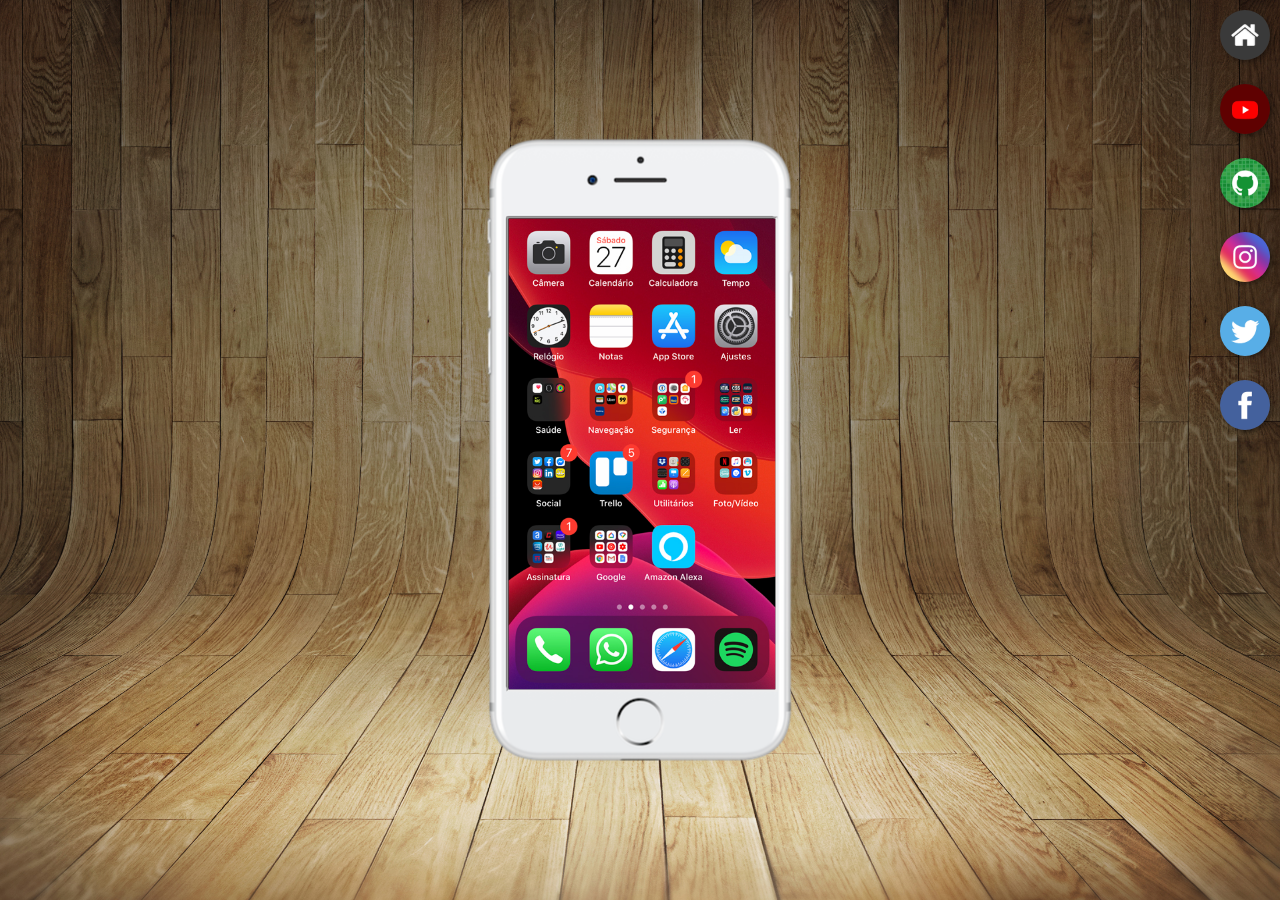
<file: index.html>
<!DOCTYPE html>
<html lang="pt-br">
<head>
    <meta charset="UTF-8">
    <meta name="viewport" content="width=device-width, initial-scale=1.0">
    <link rel="shortcut icon" href="favicon.ico" type="image/x-icon">
    <link rel="stylesheet" href="estilos/style.css">
    <title>Projeto Rede Sociais</title>
</head>
<body>
    <main>
        <section id="telefone">
            <iframe src="home.html" name="tela" id="tela">
                Seu Navegador não é compativel com isso.
            </iframe>
        </section>
        <section id="redes-sociais">
            <a href="home.html" target="tela"><img src="imagens/logo-home.jpg" alt="home"></a><br>
            <a href="youtube.html" target="tela"><img src="imagens/logo-youtube.jpg" alt="youtube"></a><br>
            <a href="github.html" target="tela"><img src="imagens/logo-github.jpg" alt="github"></a><br>
            <a href="imagens/tela-instagram.jpg" target="tela"><img src="imagens/logo-instagram.jpg" alt="instagram"></a><br>
            <a href="twitter.html" target="tela"><img src="imagens/logo-twitter.jpg" alt="twitter"></a><br>
            <a href="facebook.html" target="tela"><img src="imagens/logo-facebook.jpg" alt="facebook"></a>

            
        </section>
    </main>
</body>
</html>
</file>
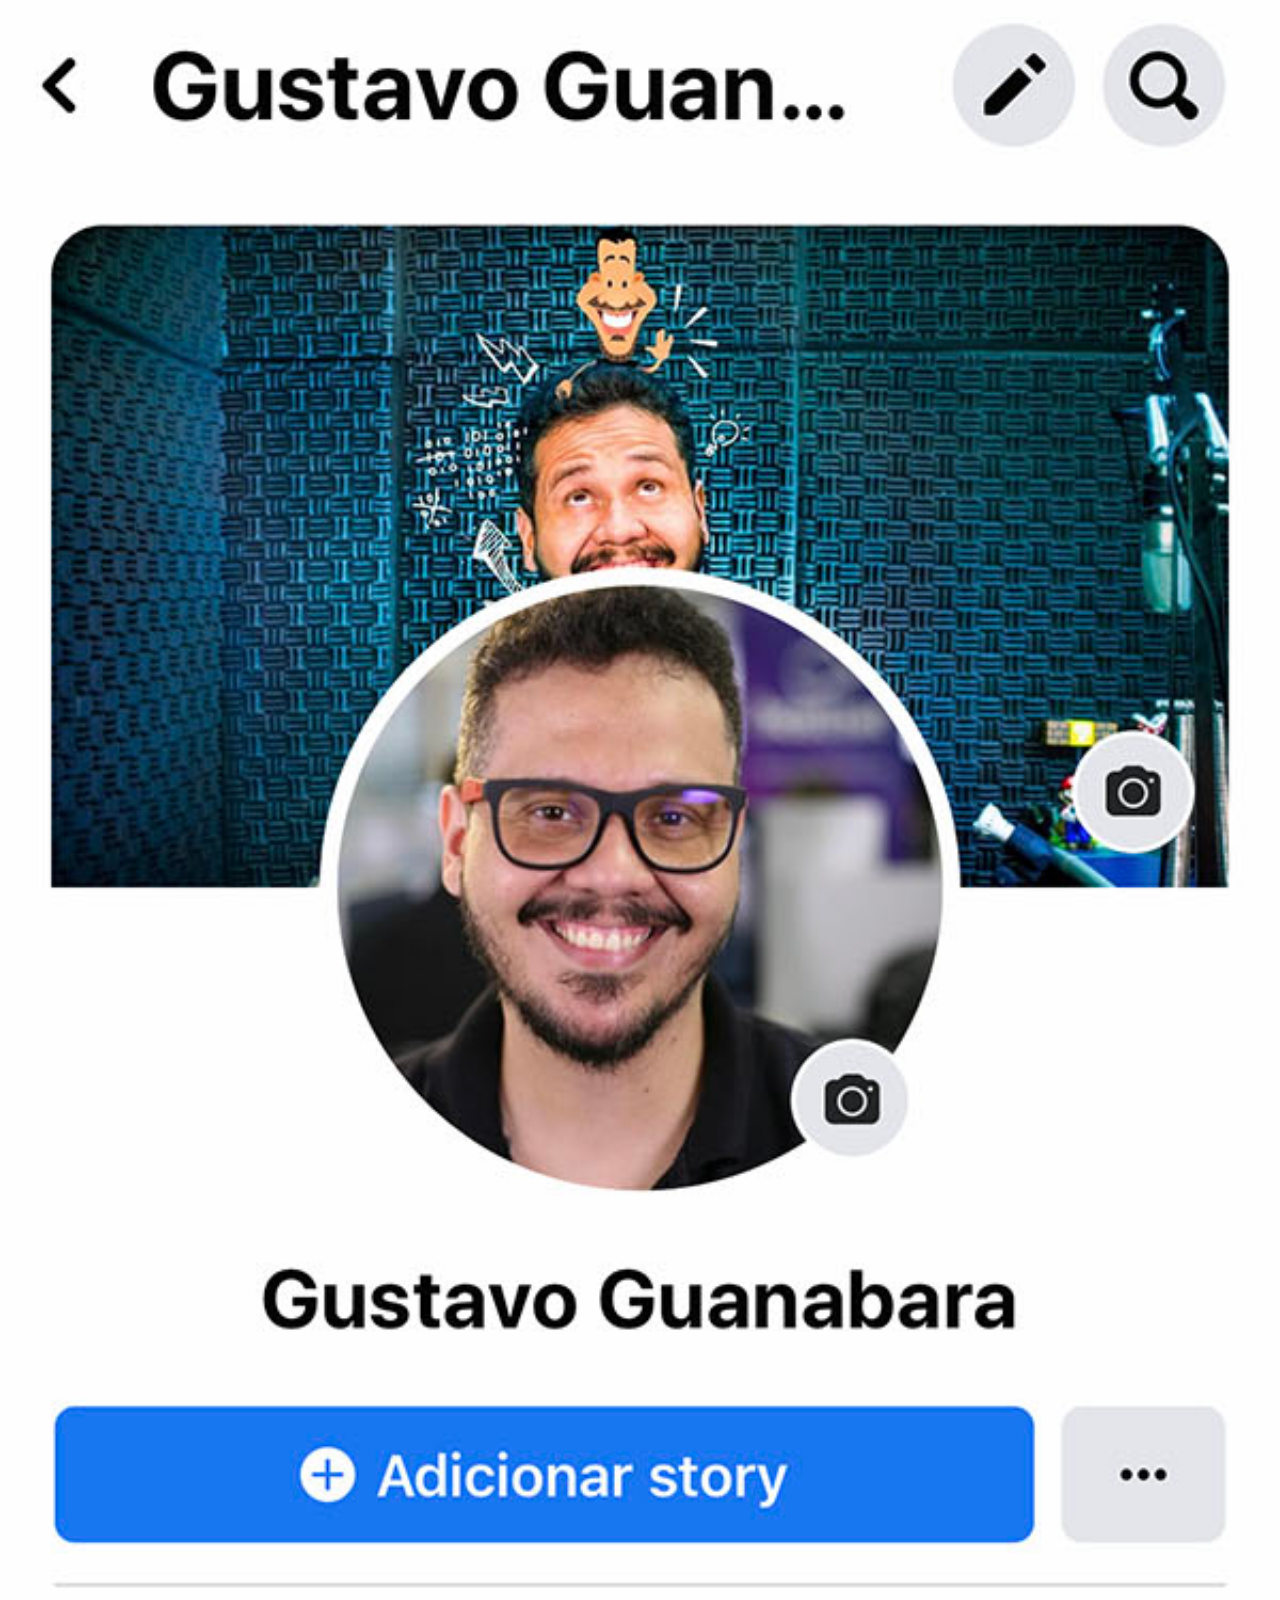
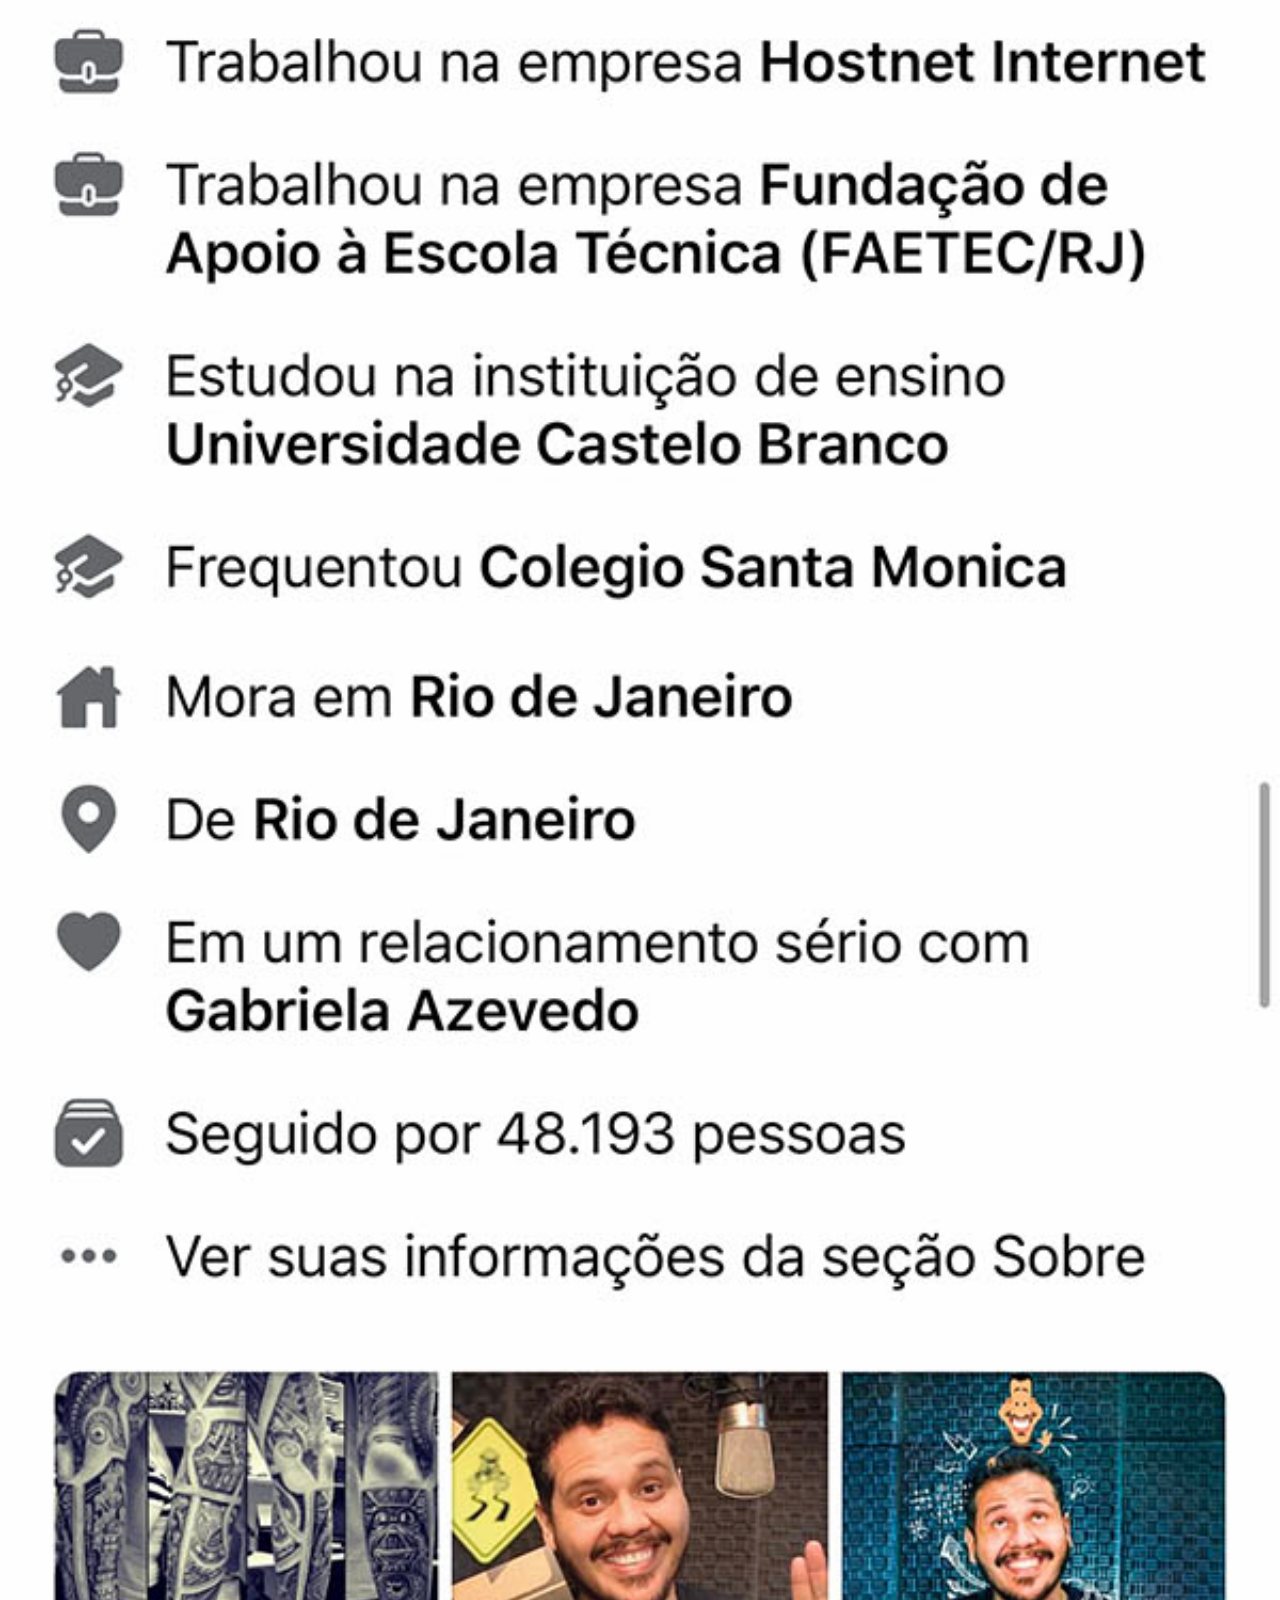
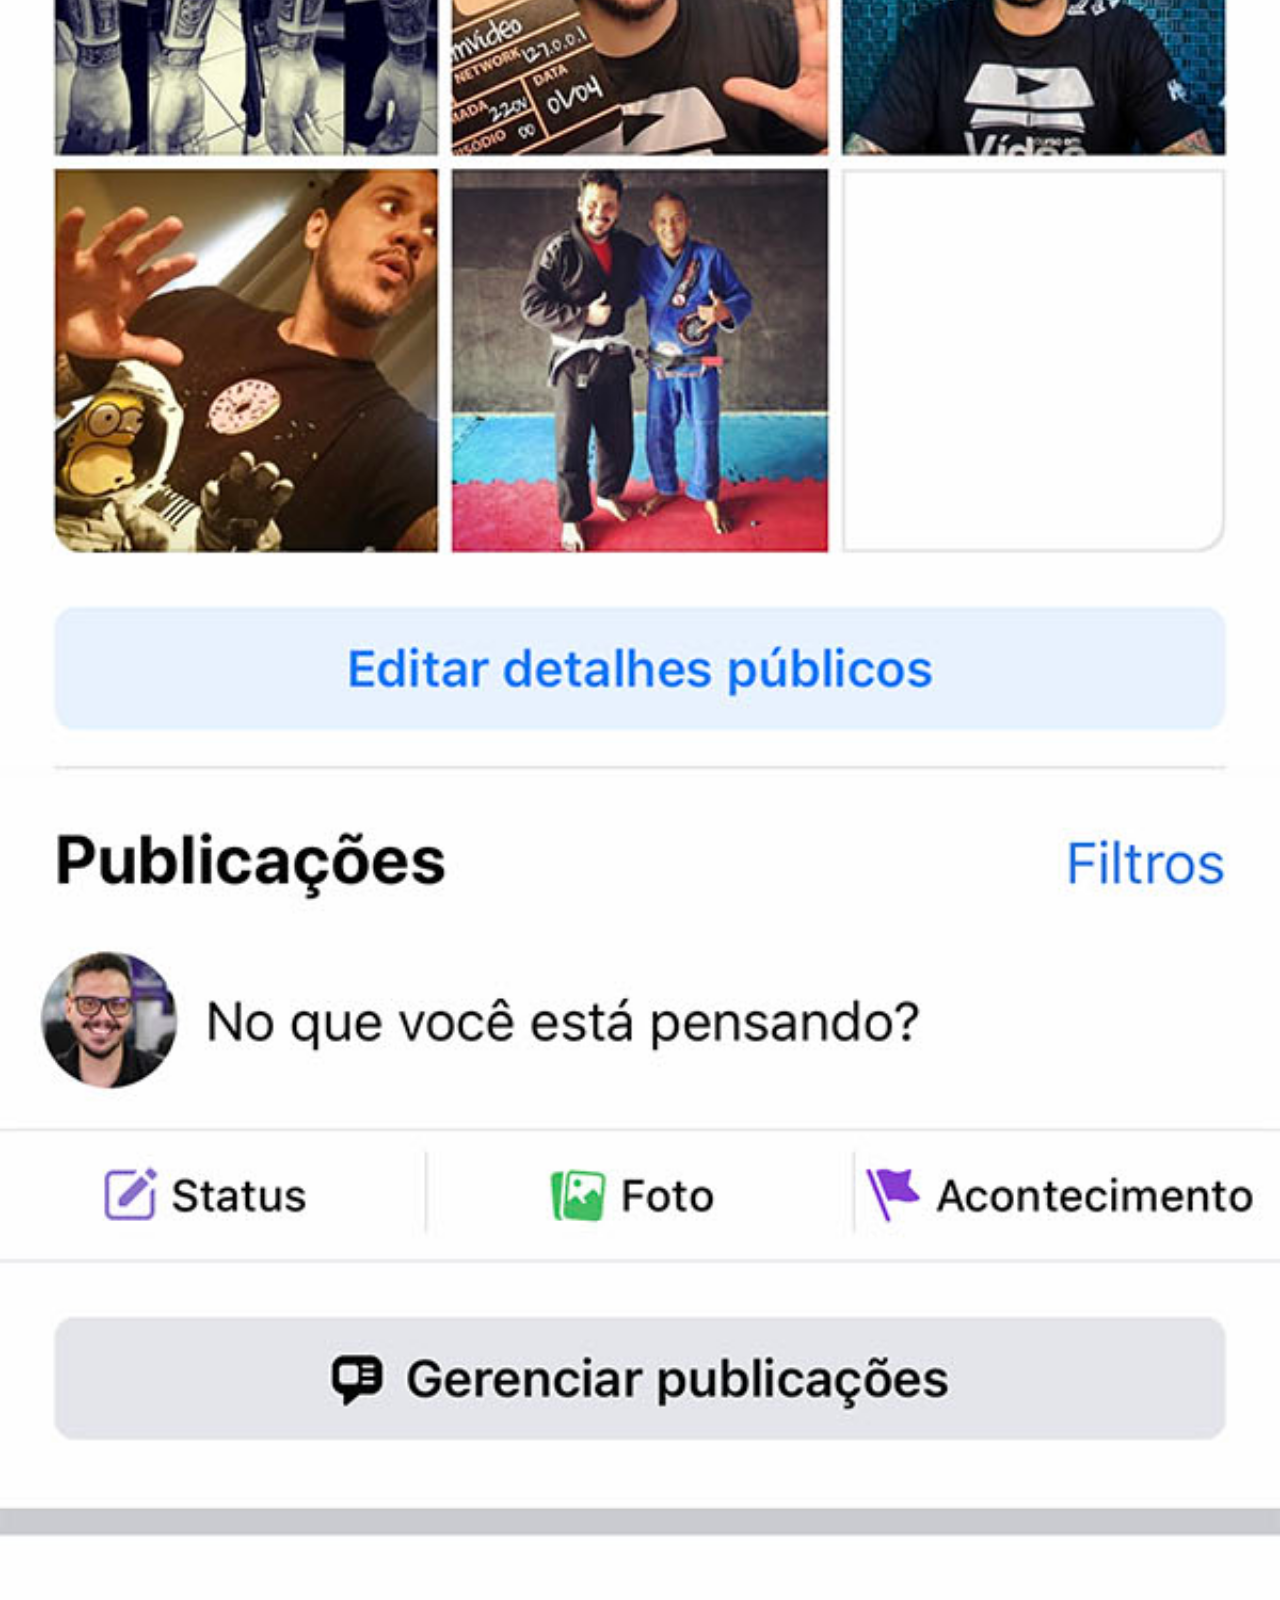
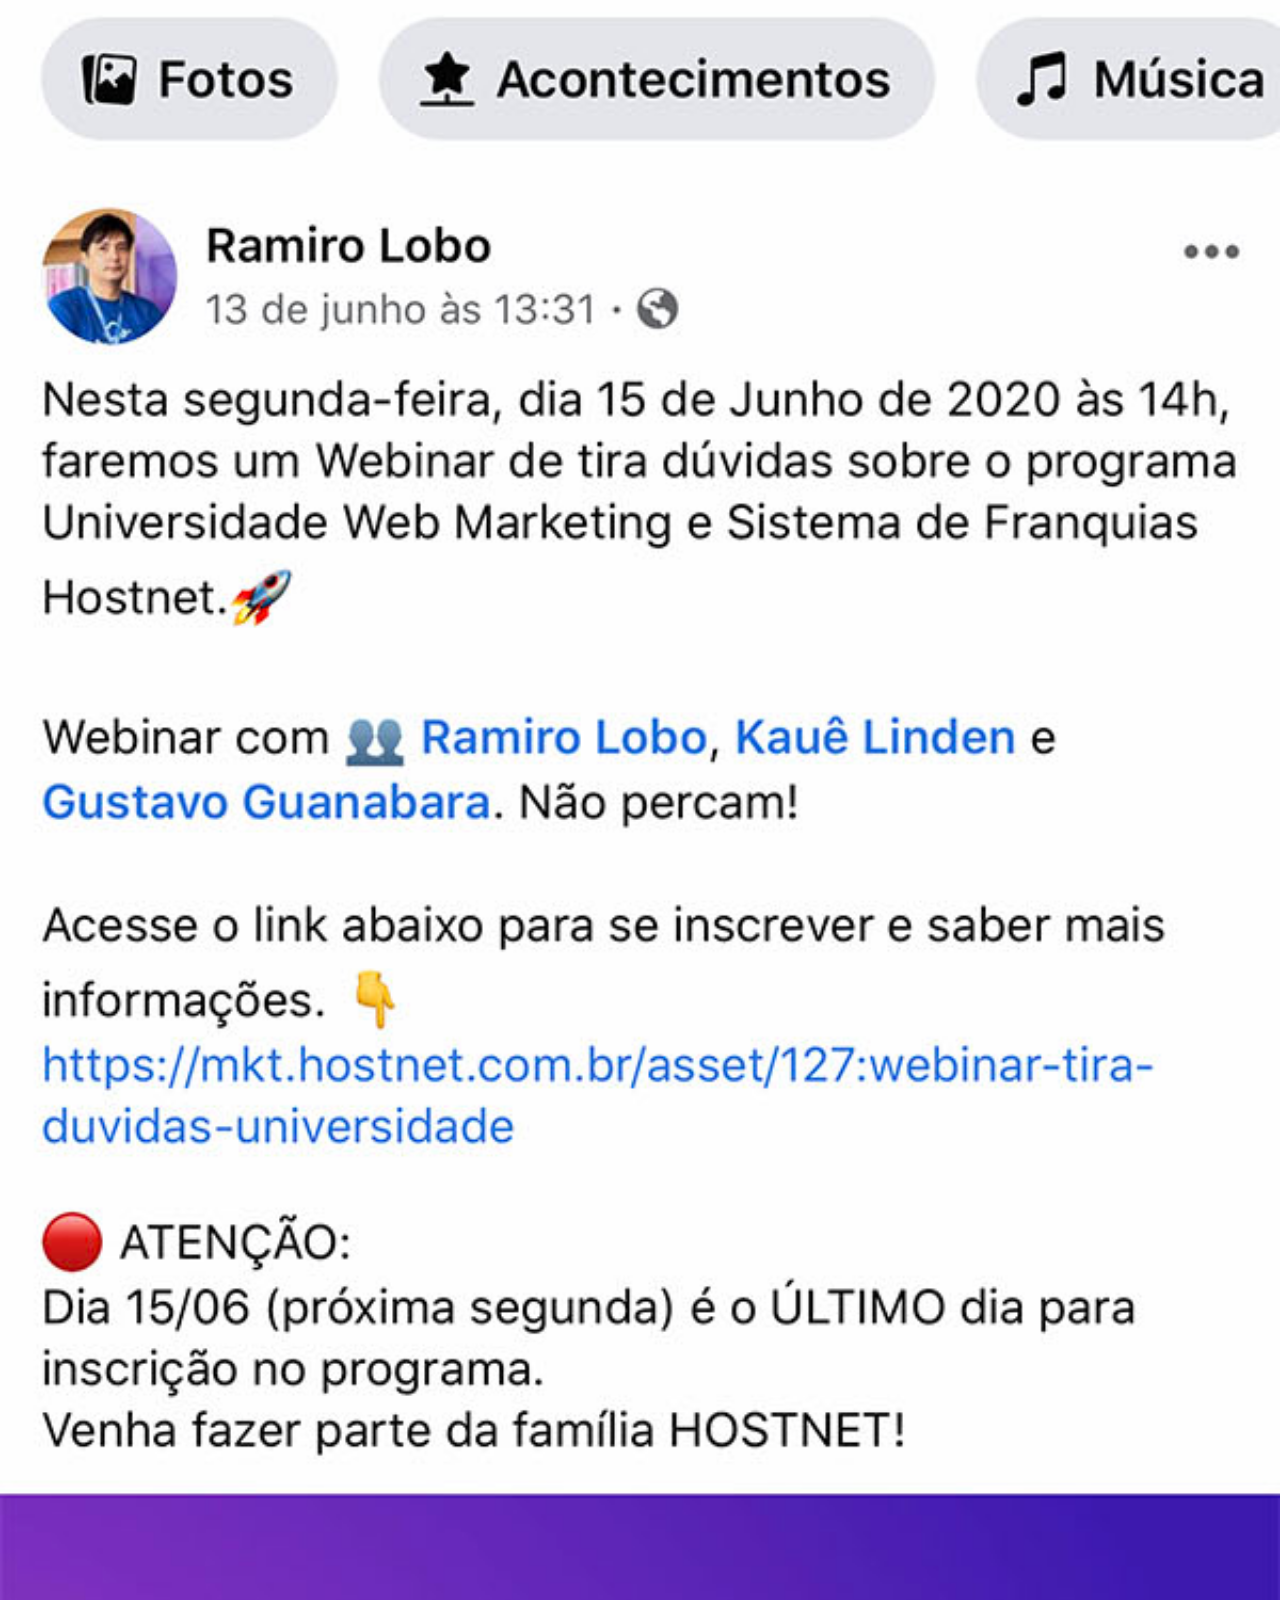
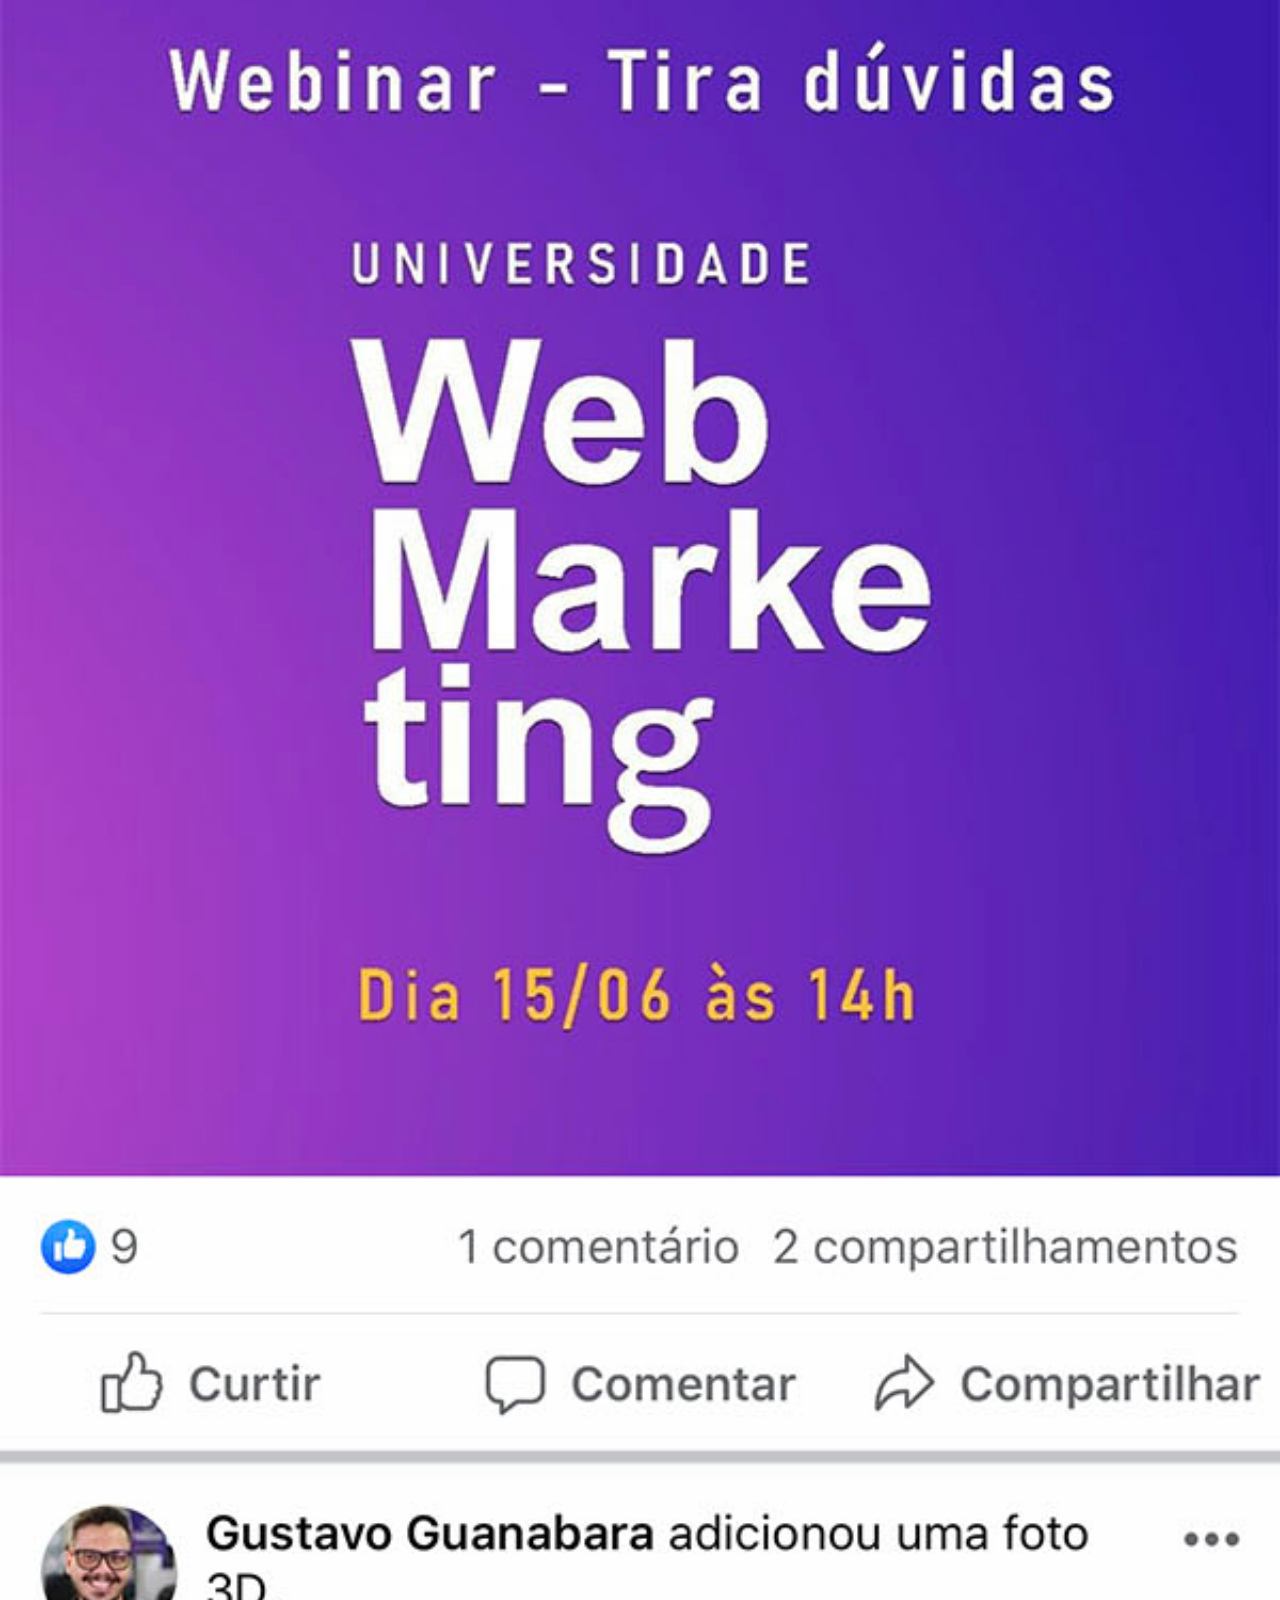
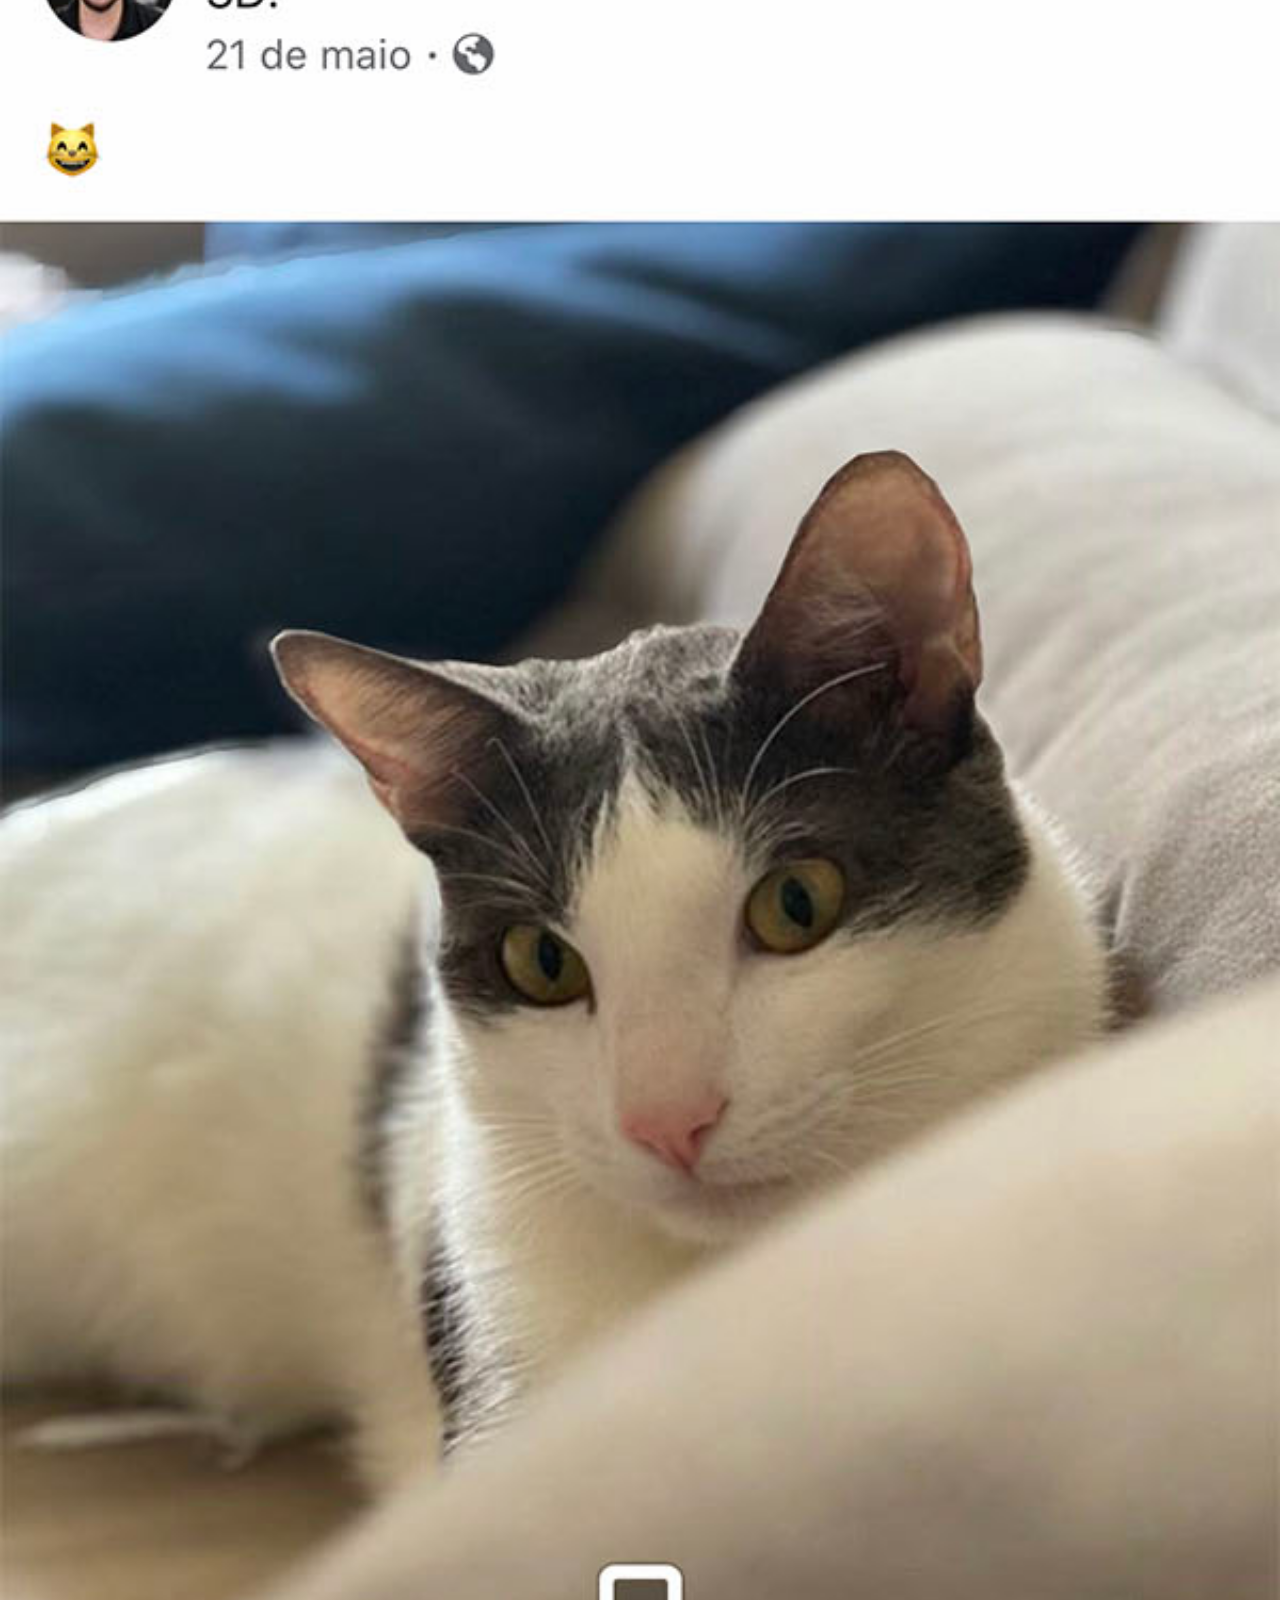
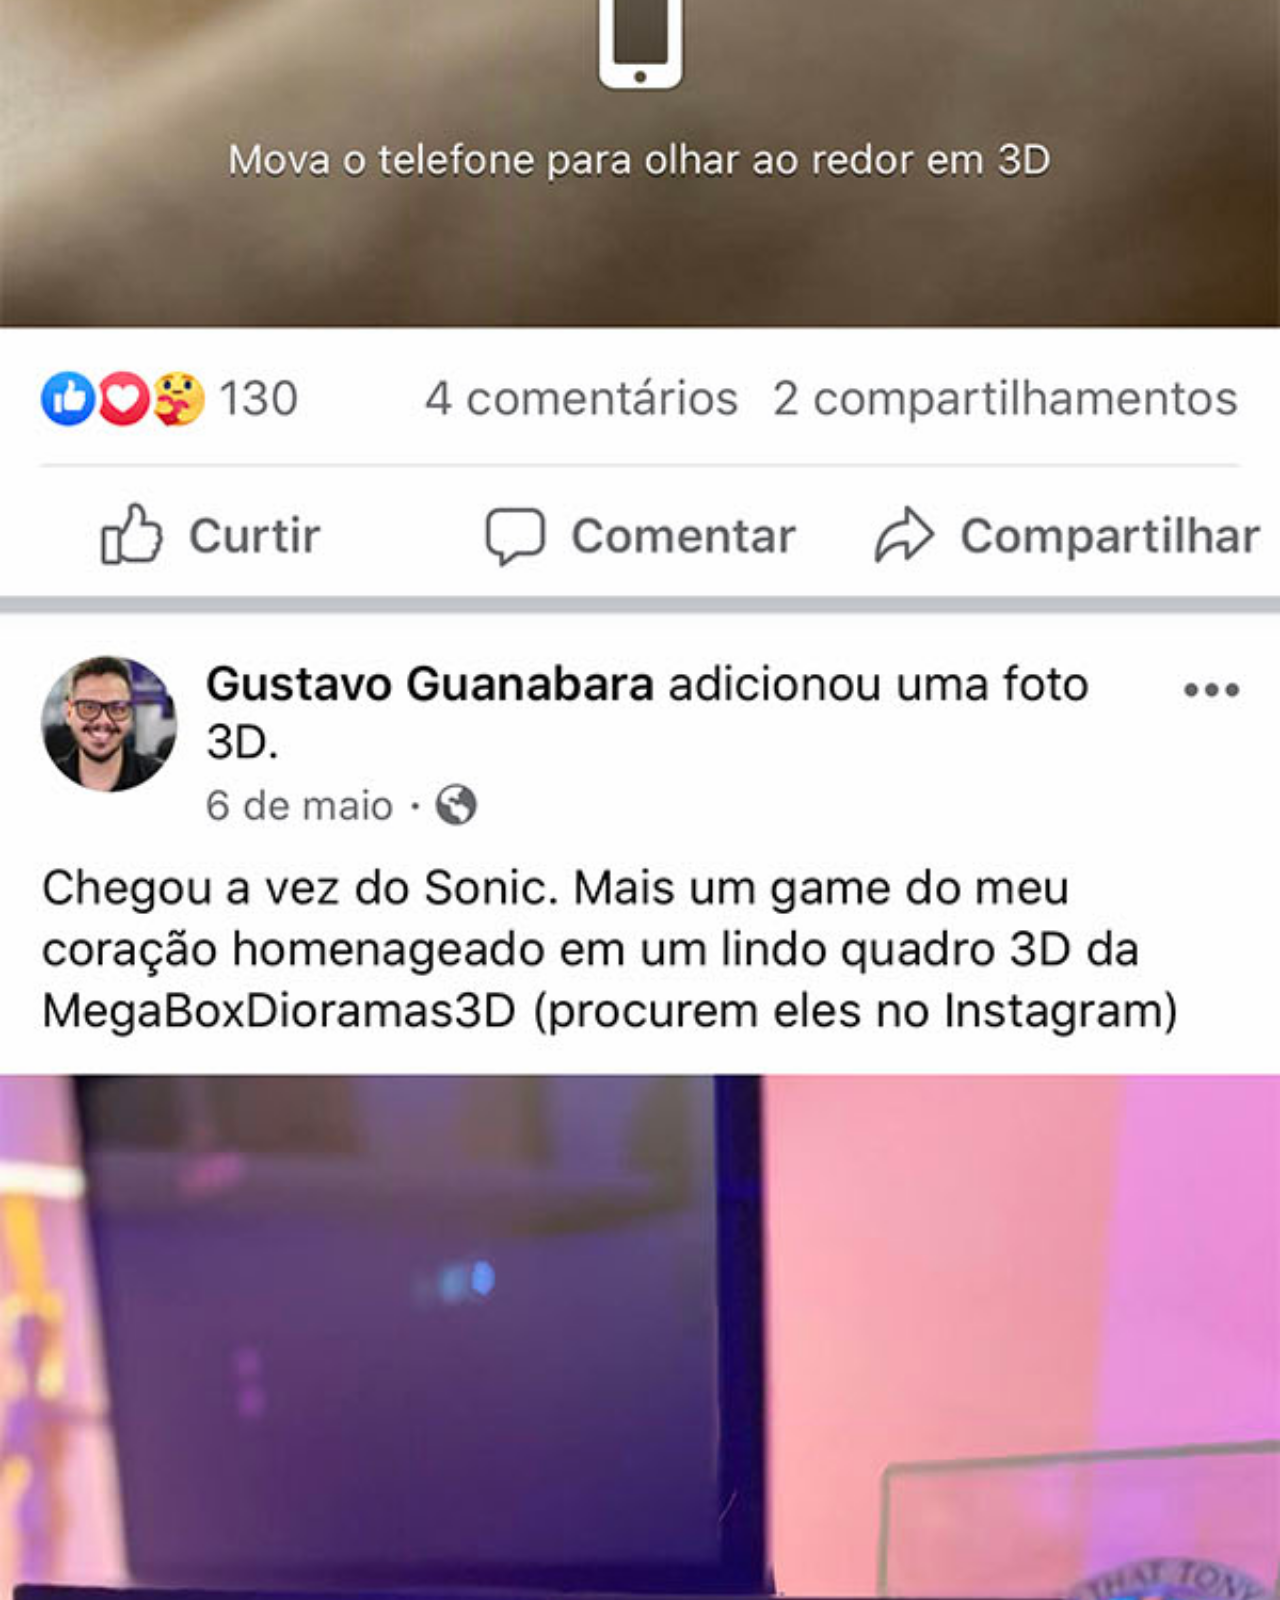
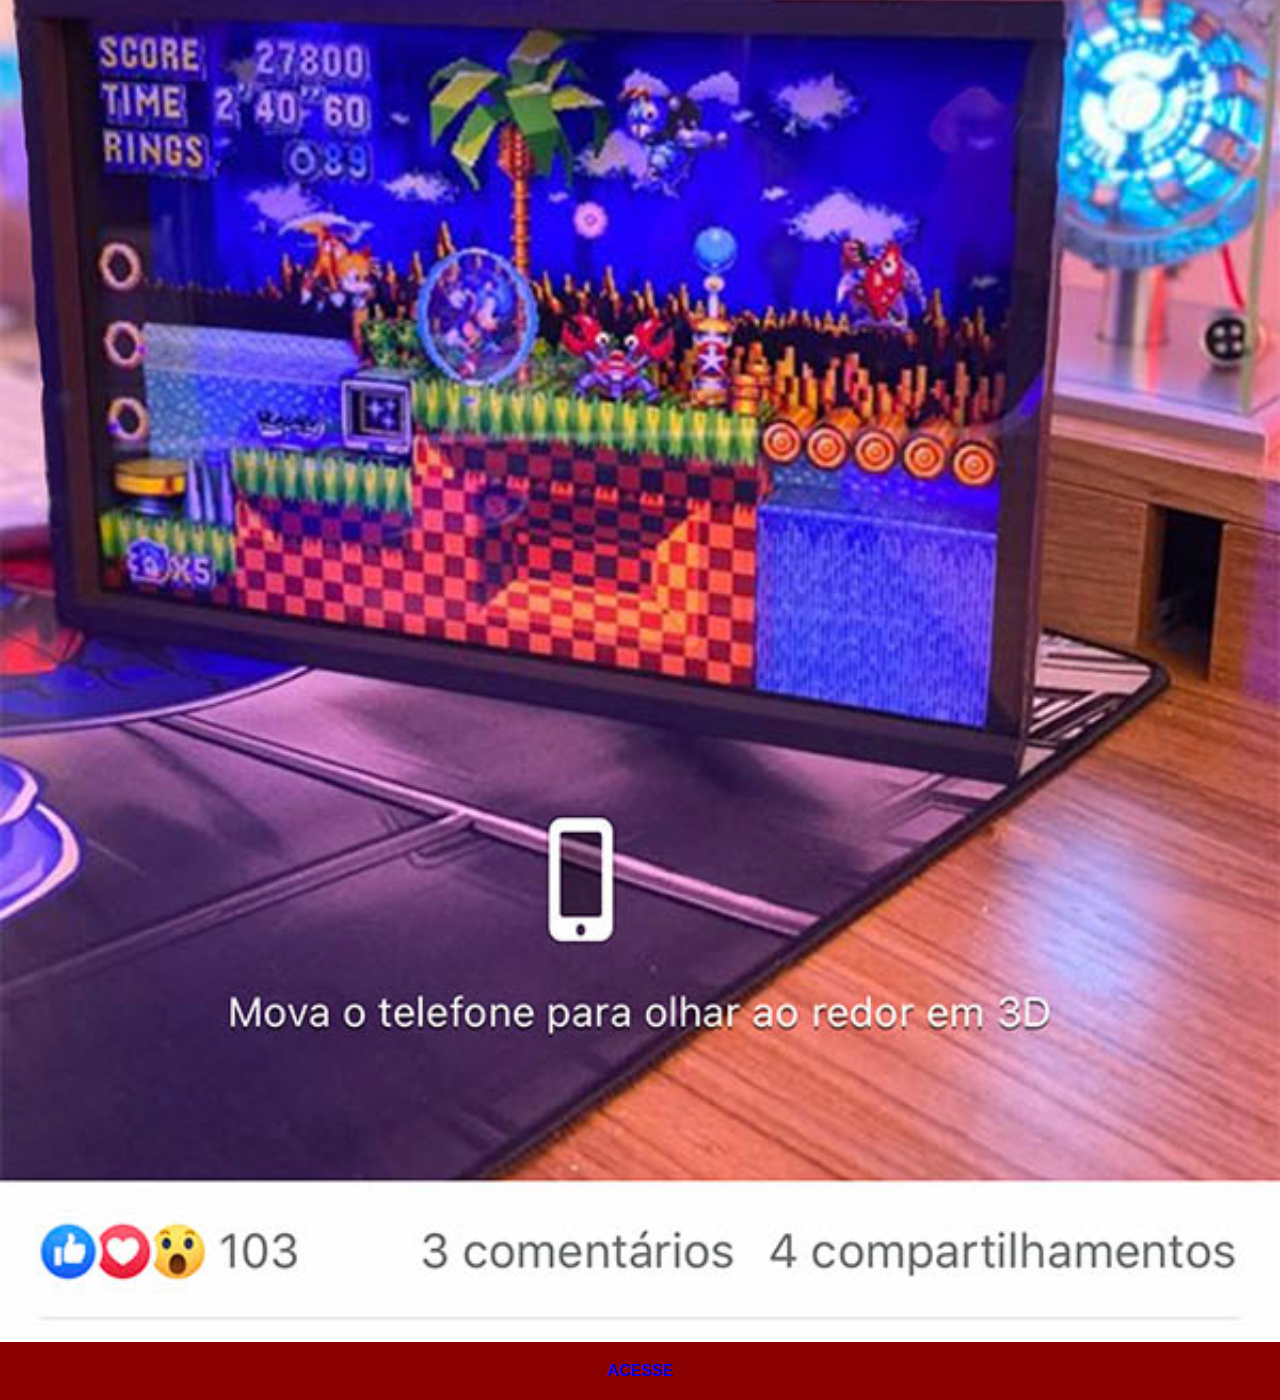
<file: facebook.html>
<!DOCTYPE html>
<html lang="pt-br">
<head>
    <meta charset="UTF-8">
    <meta name="viewport" content="width=device-width, initial-scale=1.0">
    <title>Facebook</title>
    <link rel="stylesheet" href="estilos/social.css">
</head>
<body>
    <img src="imagens/tela-facebook.jpg" alt="Facebook">
    <a href="https://www.facebook.com/gustavoguanabara?locale=pt_BR" target="_blank">ACESSE</a>
</body>
</html>
</file>
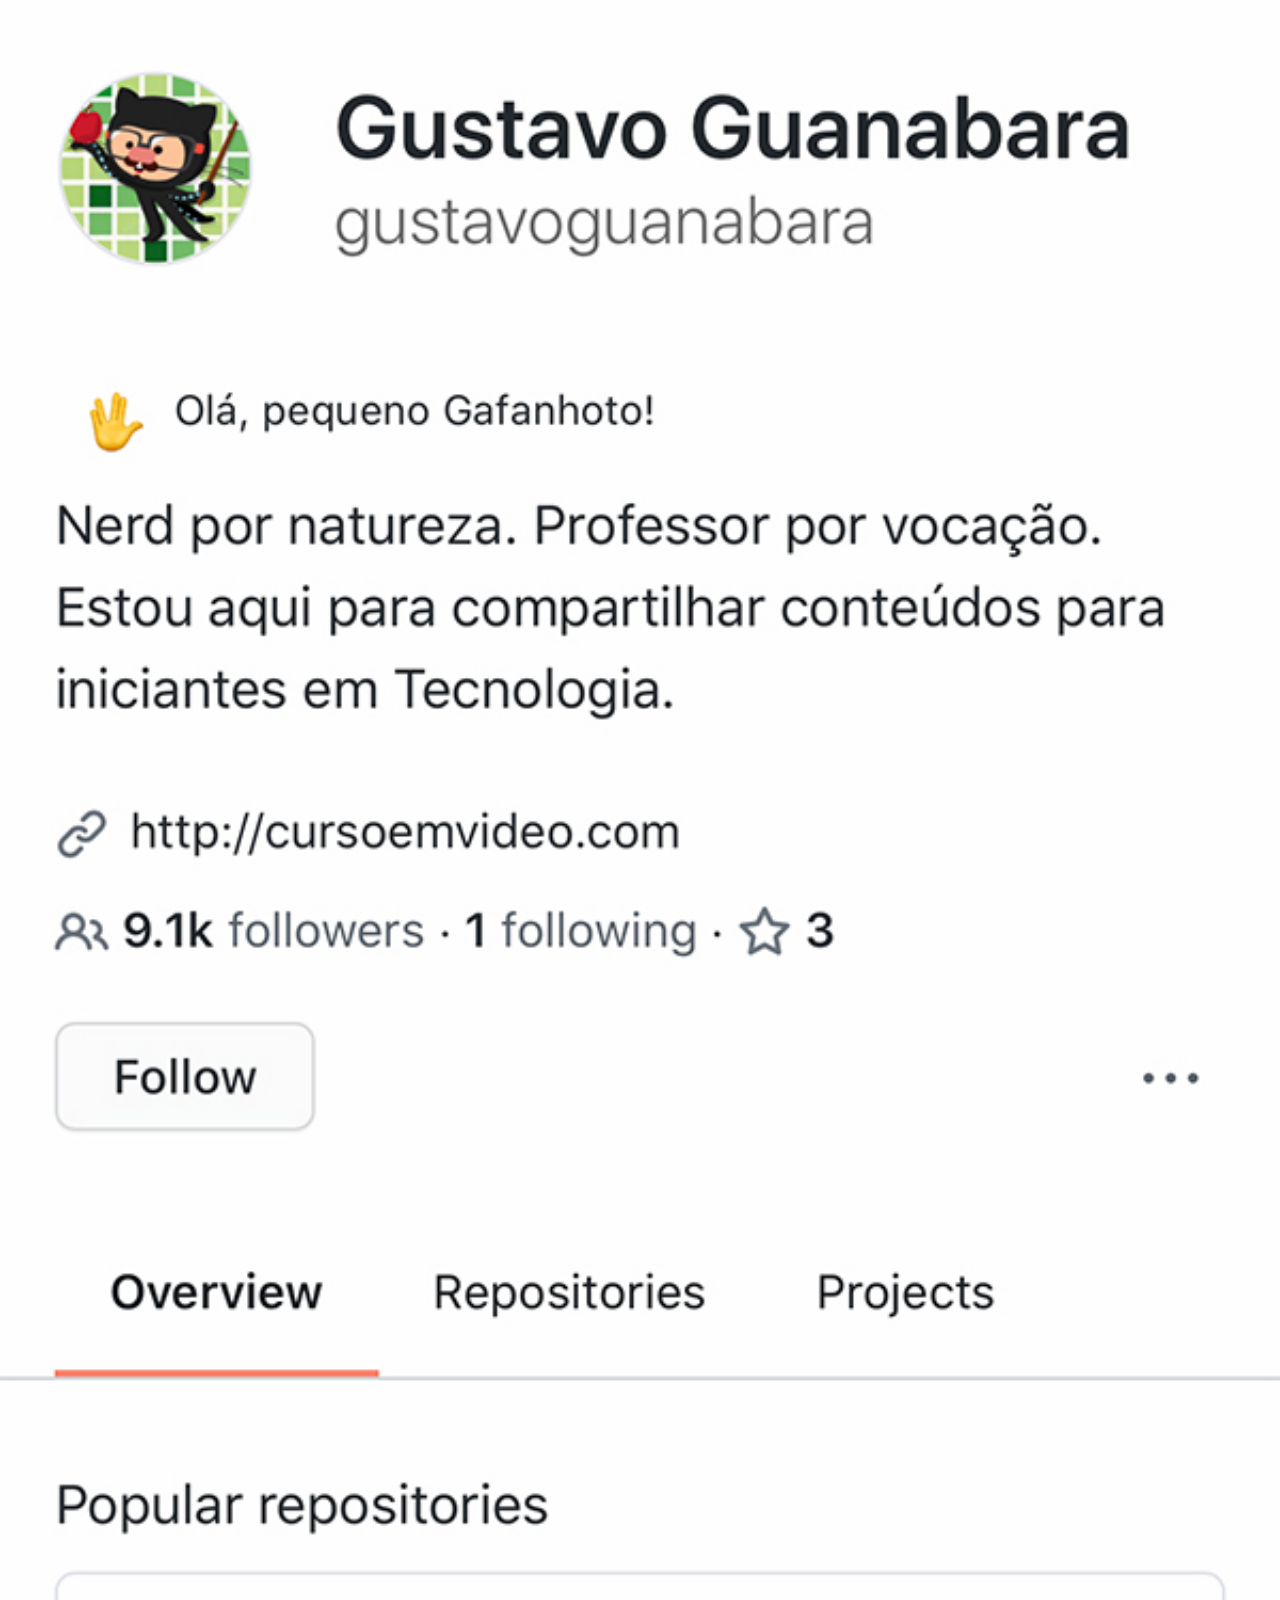
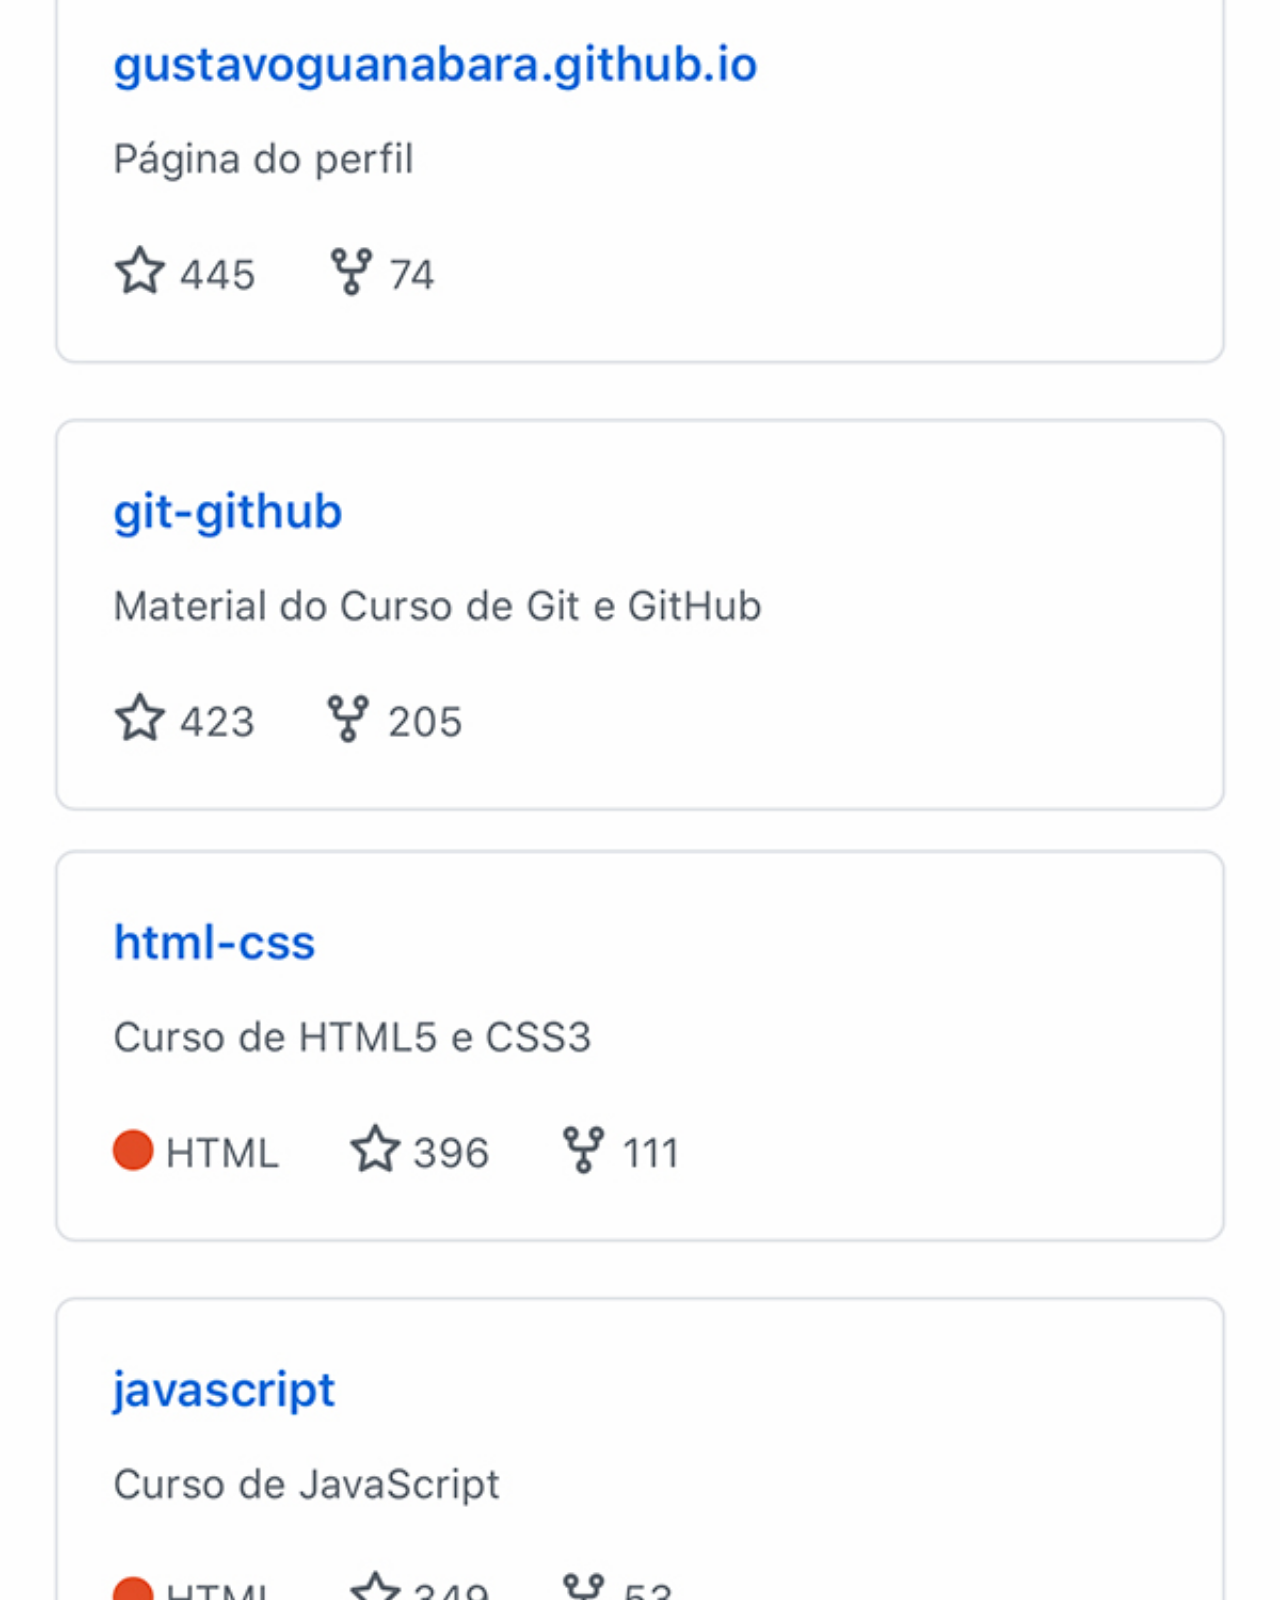
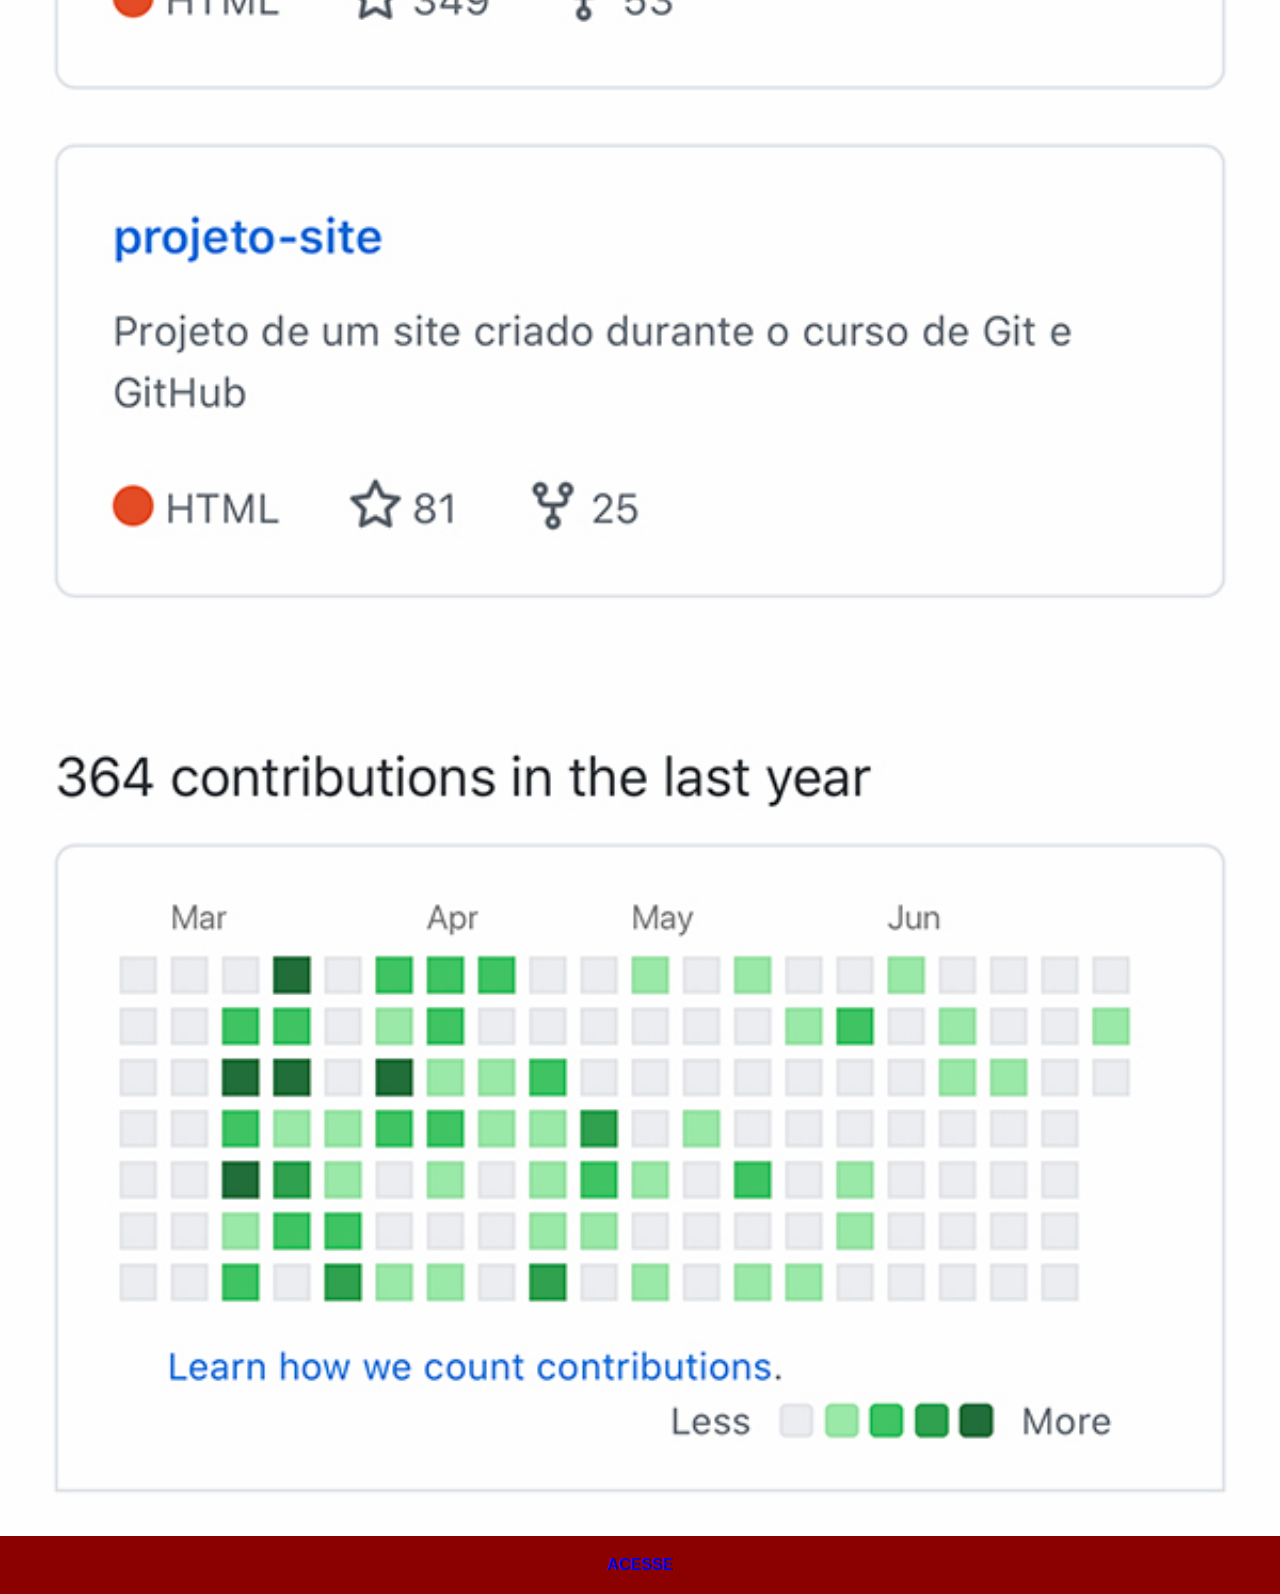
<file: github.html>
<!DOCTYPE html>
<html lang="pt-br">
<head>
    <meta charset="UTF-8">
    <meta name="viewport" content="width=device-width, initial-scale=1.0">
    <title>Github</title>
    <link rel="stylesheet" href="estilos/social.css">
</head>
<body>
    <img src="imagens/tela-github.jpg" alt="Github">
    <a href="https://github.com/gustavoguanabara" target="_blank">ACESSE</a>
</body>
</html>
</file>
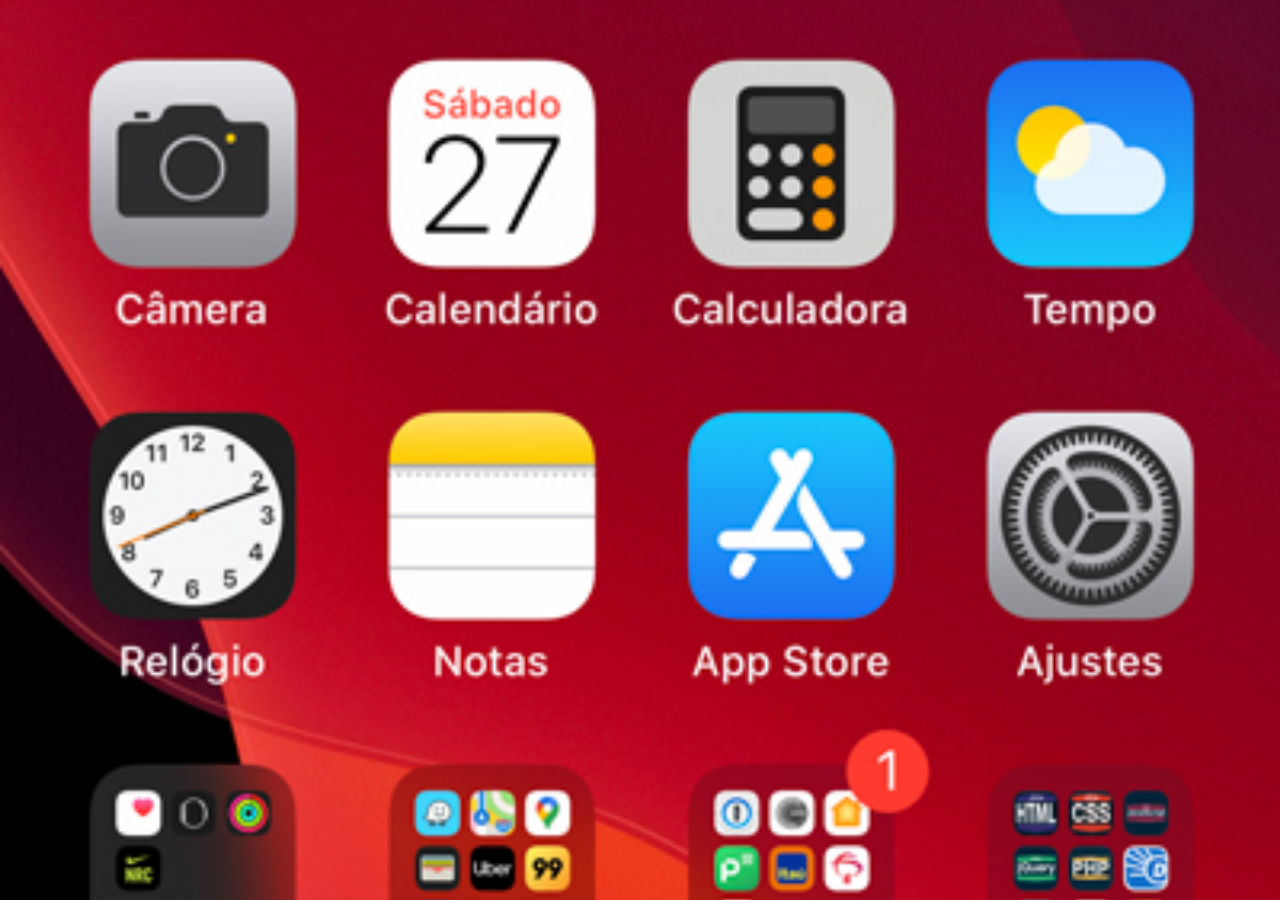
<file: home.html>
<!DOCTYPE html>
<html lang="pt-br">
<head>
    <meta charset="UTF-8">
    <meta name="viewport" content="width=device-width, initial-scale=1.0">
    <title>Home</title>
    <style>
        * {
            margin: 0px;
            padding: 0px;
        }

        body {
            width: 100vw;
            height: 100vh;
            background: black url('imagens/tela-home.jpg') no-repeat top center;
            background-size: cover;
        }
    </style>
</head>
<body>
    
</body>
</html>
</file>
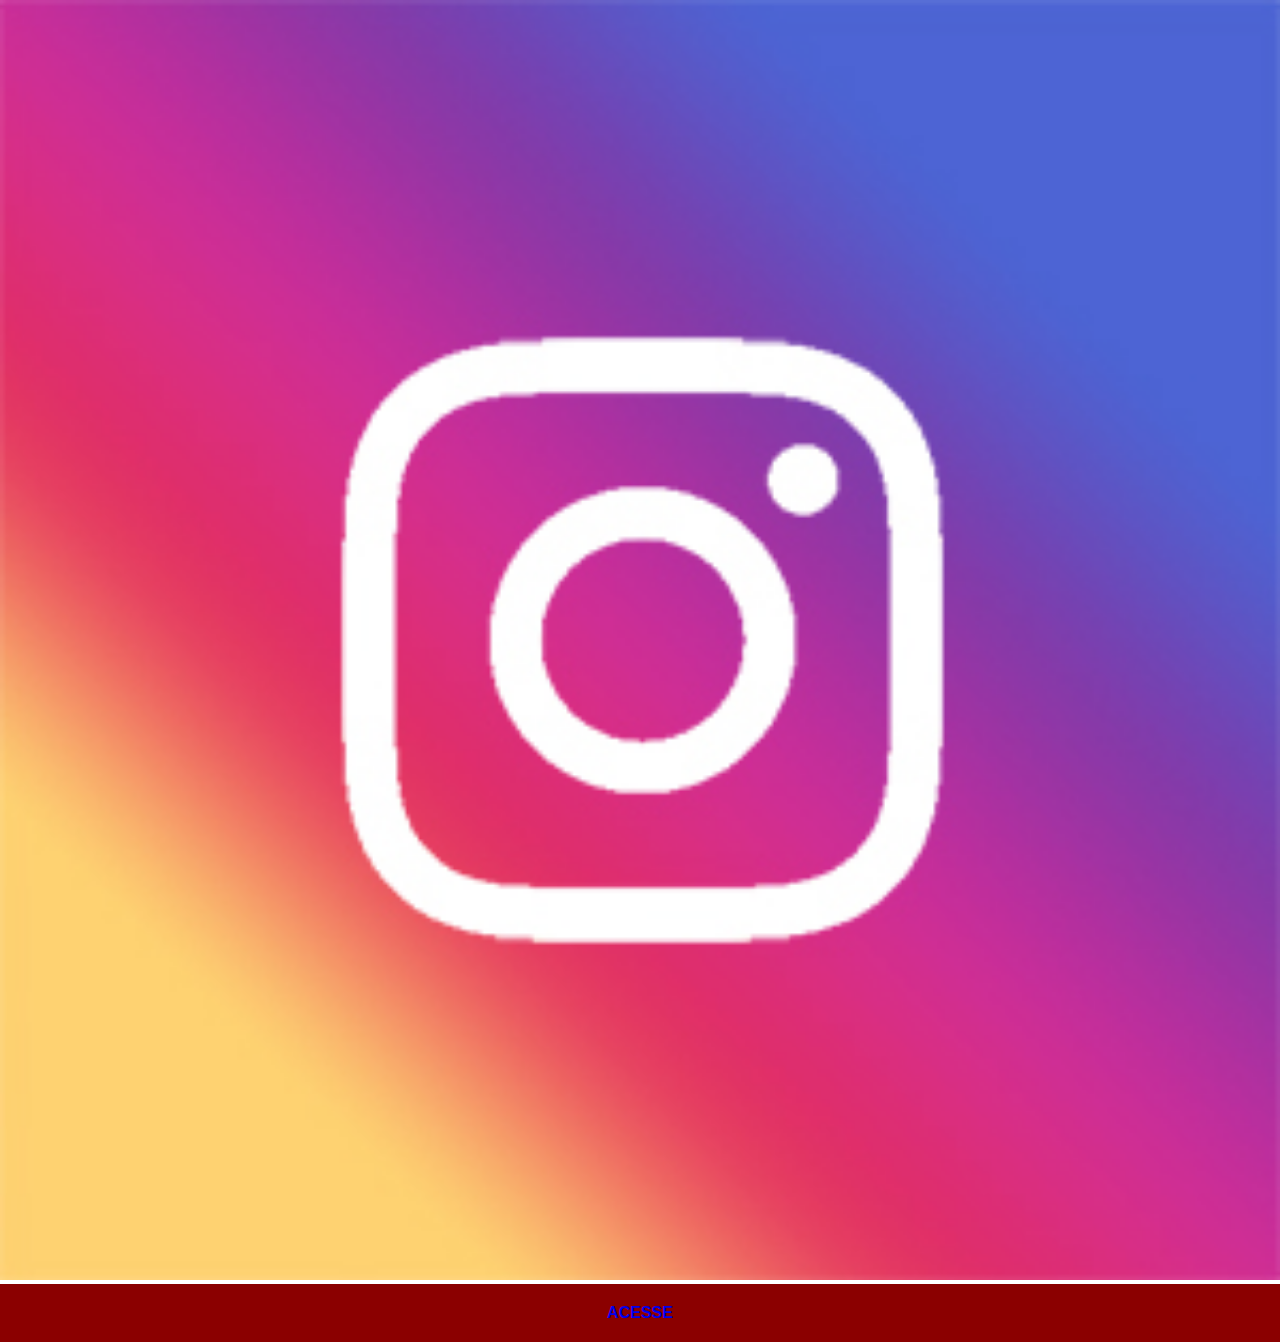
<file: instagram.html>
<!DOCTYPE html>
<html lang="pt-br">
<head>
    <meta charset="UTF-8">
    <meta name="viewport" content="width=device-width, initial-scale=1.0">
    <title>instragram</title>
    <link rel="stylesheet" href="estilos/social.css">
</head>
<body>
    <img src="imagens/logo-instagram.jpg" alt="Instagram">
    <a href="https://www.instagram.com/gustavoguanabara/" target="_blank">ACESSE</a>
</body>
</html>
</file>
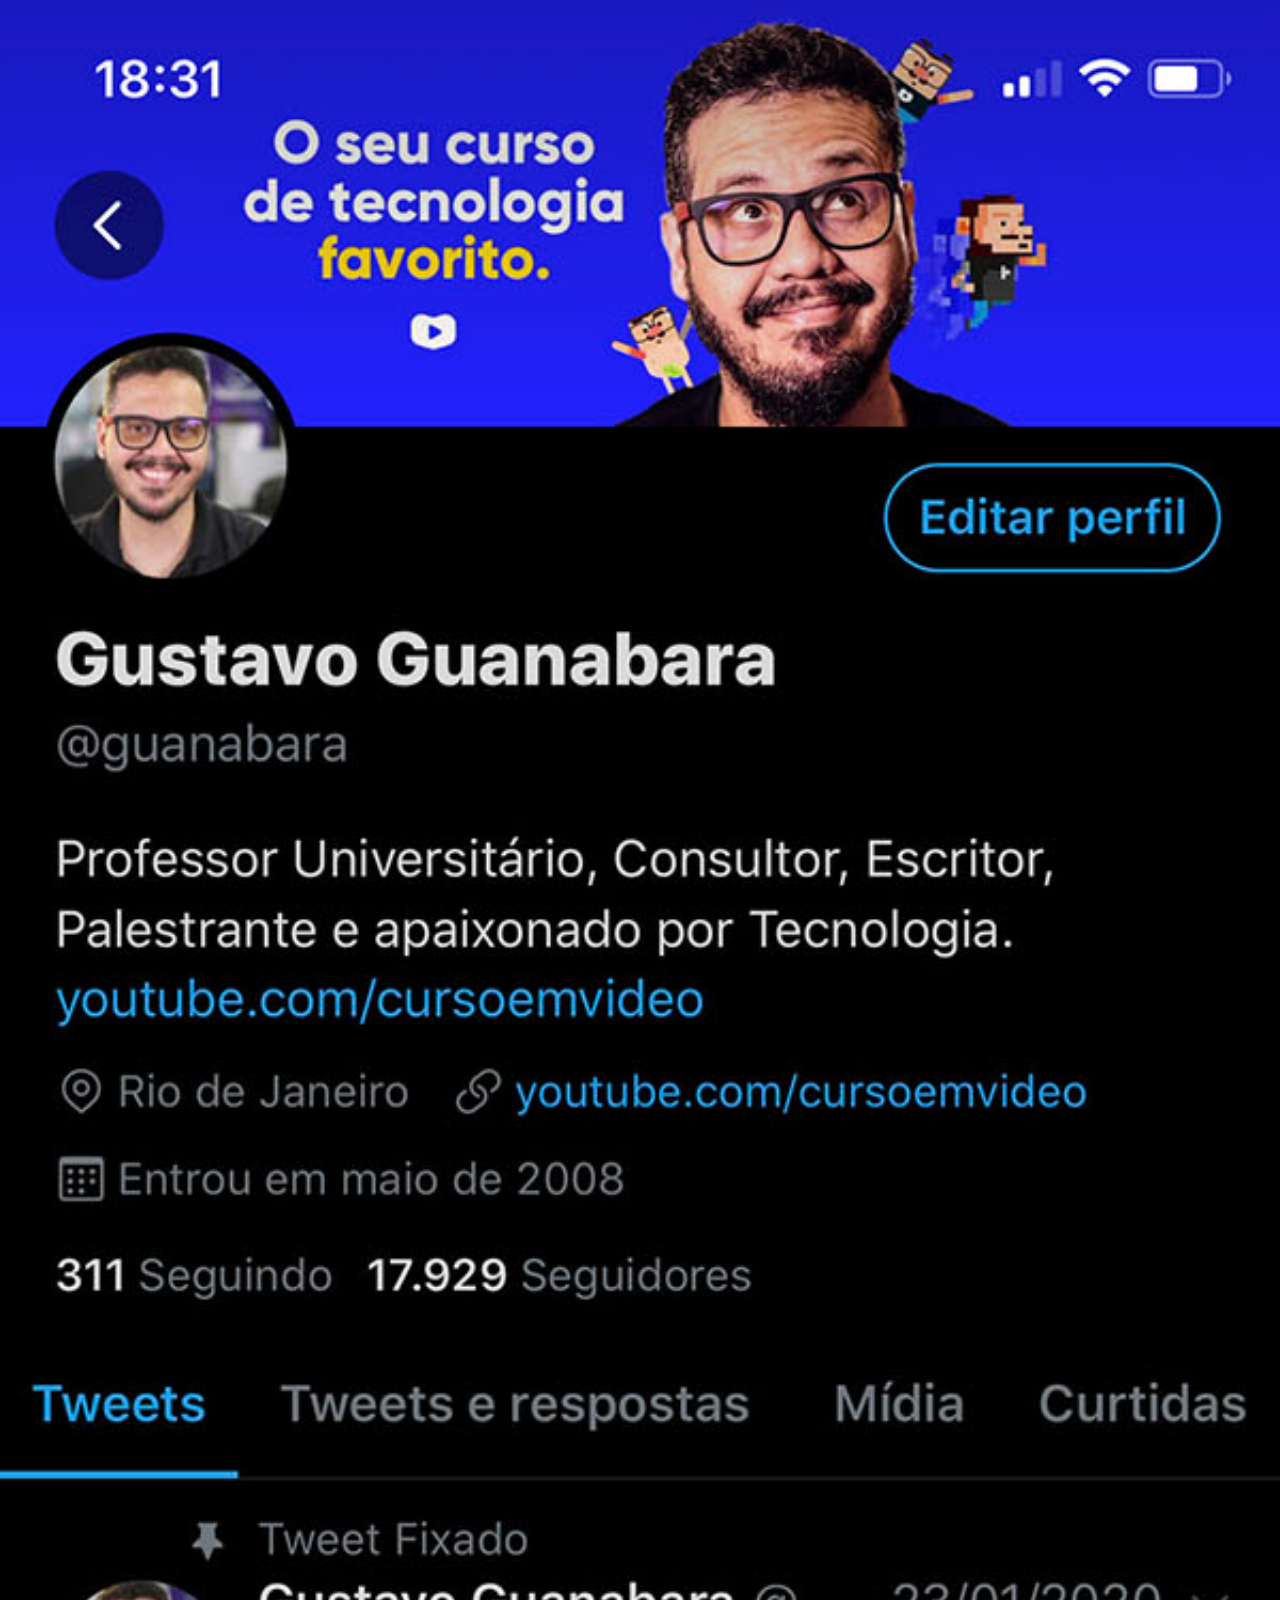
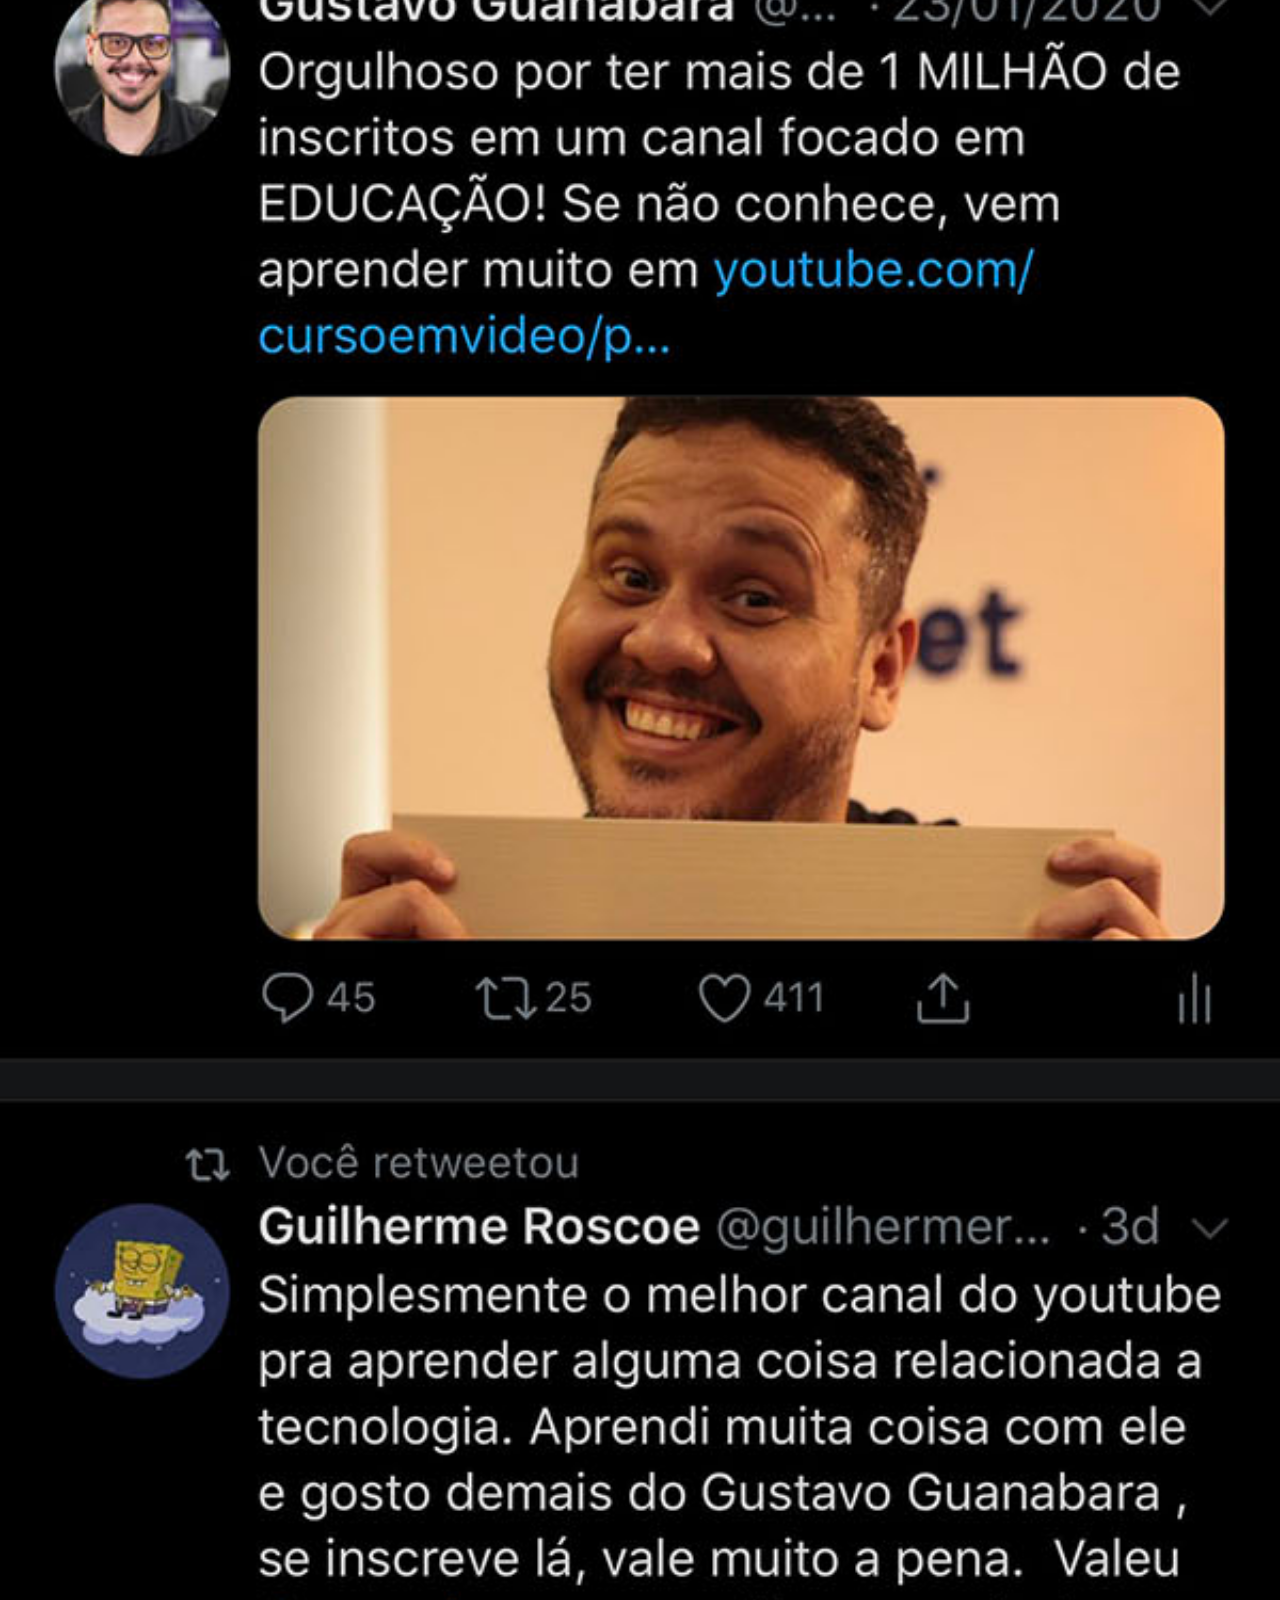
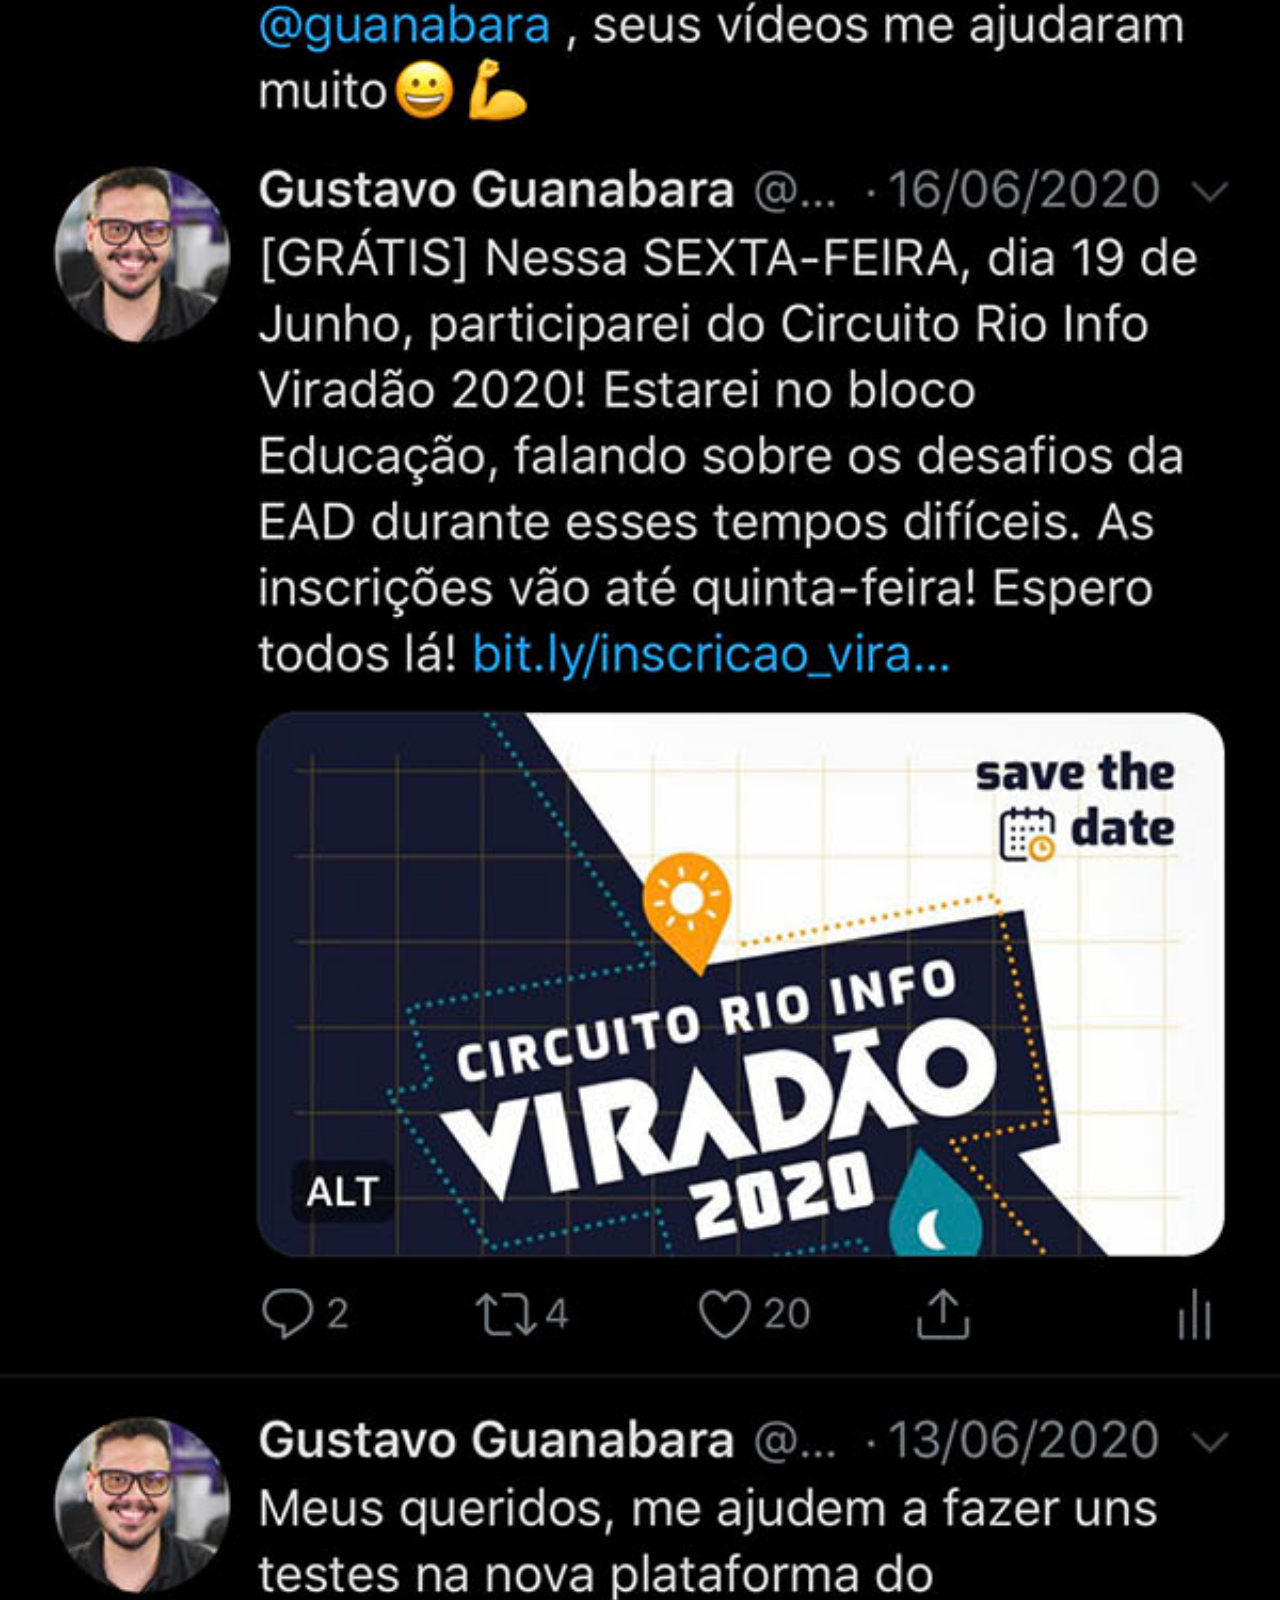
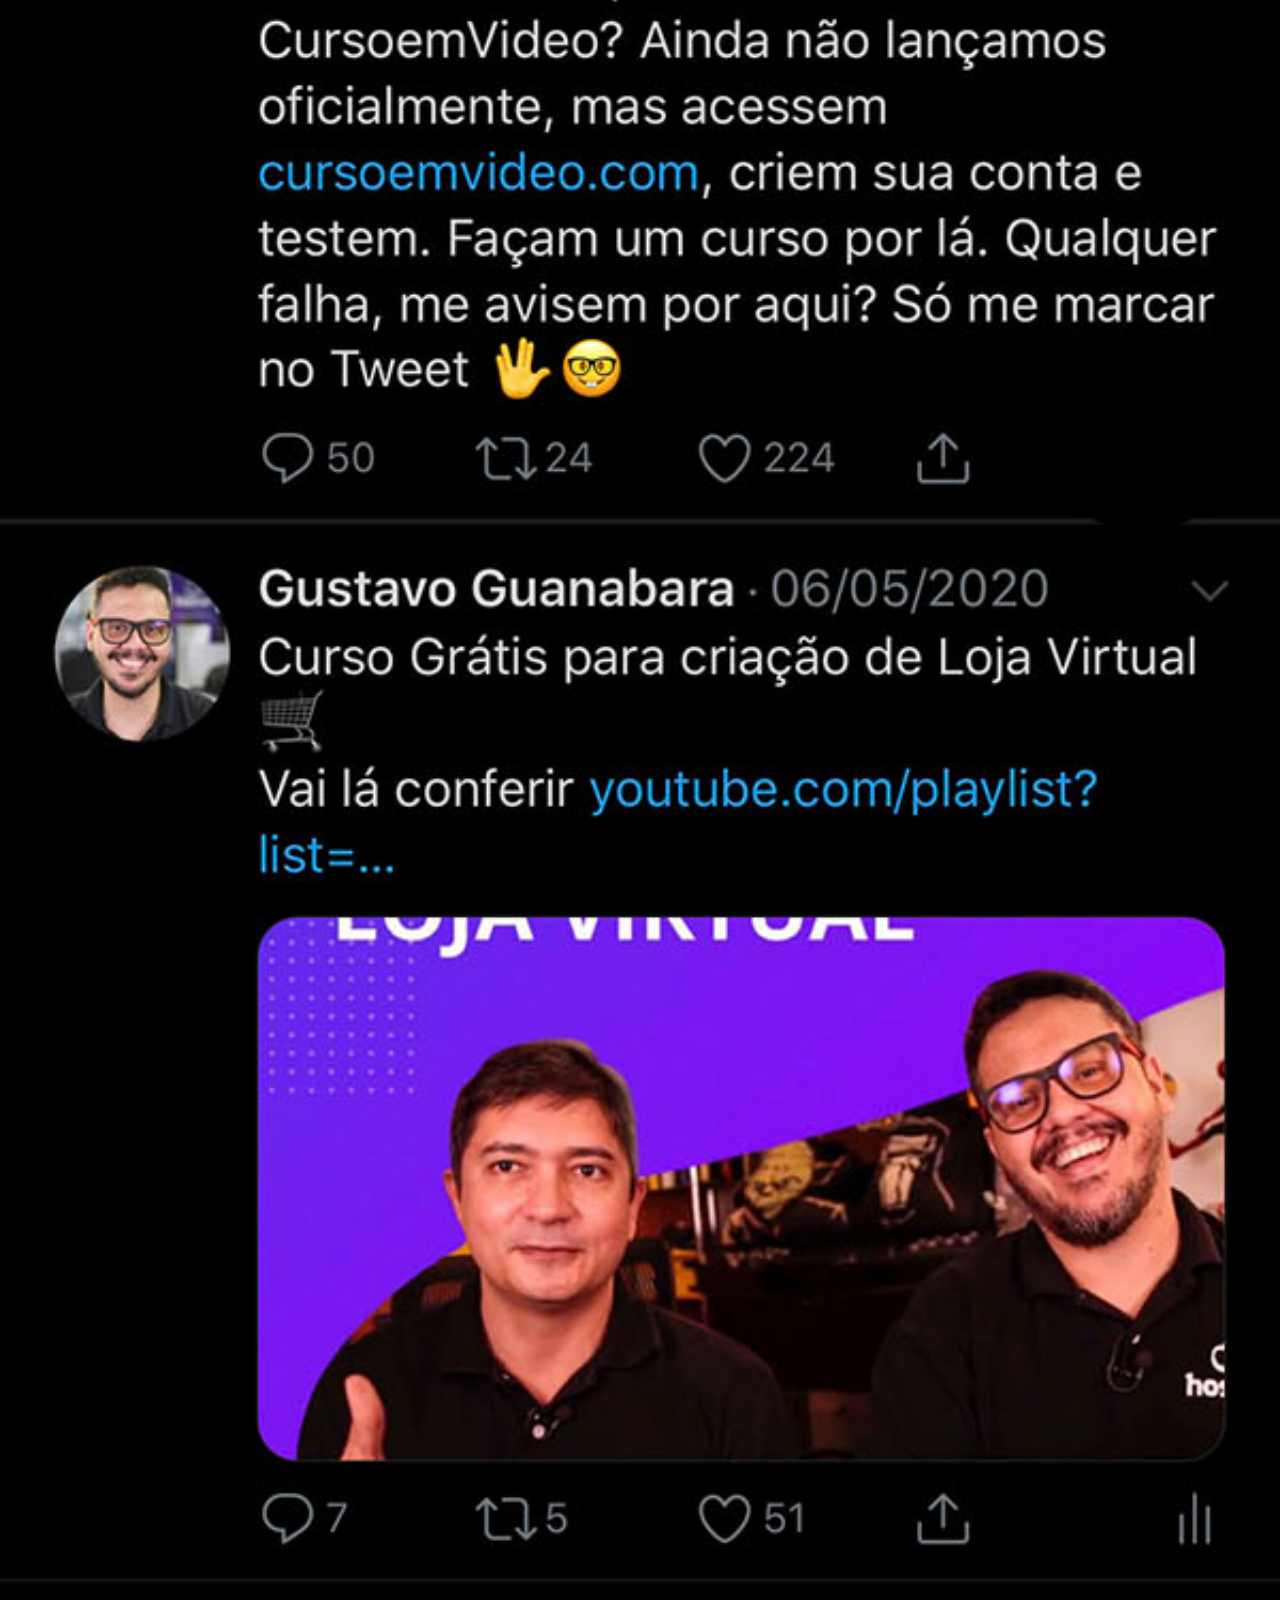
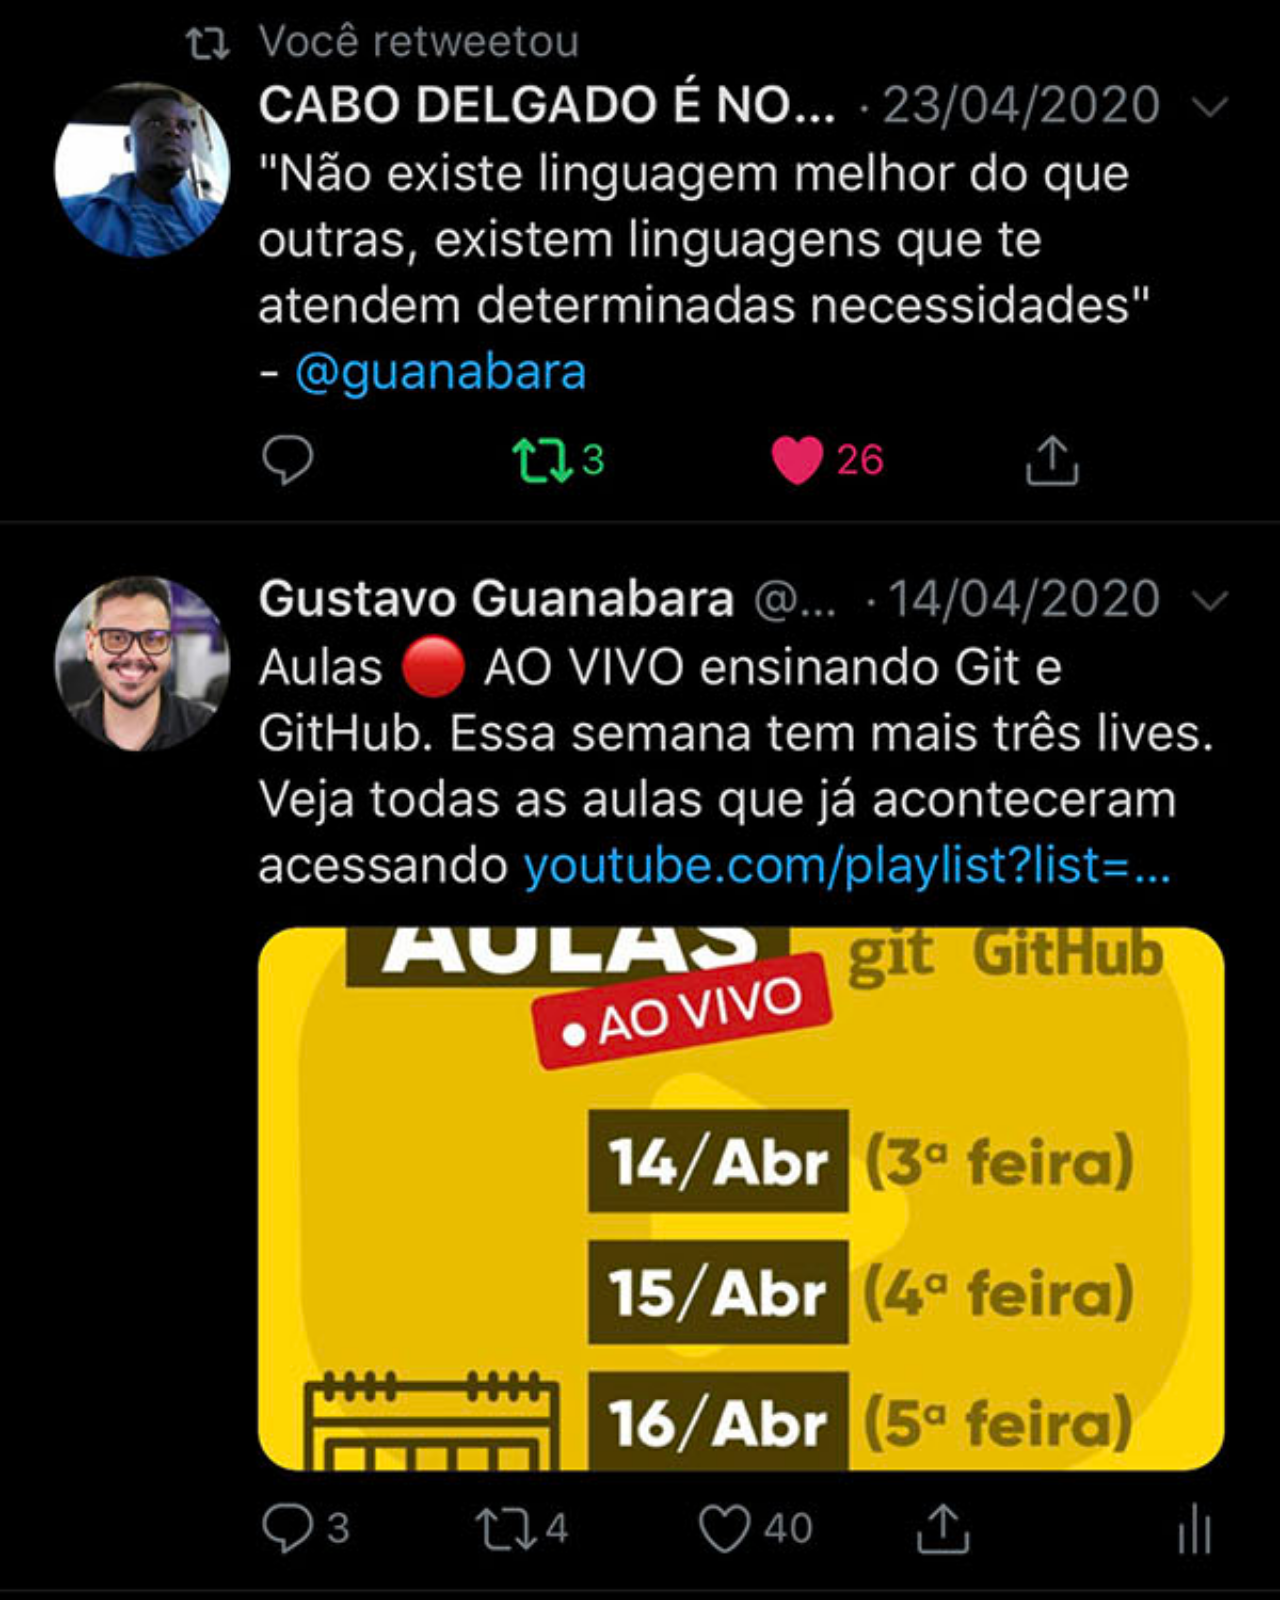
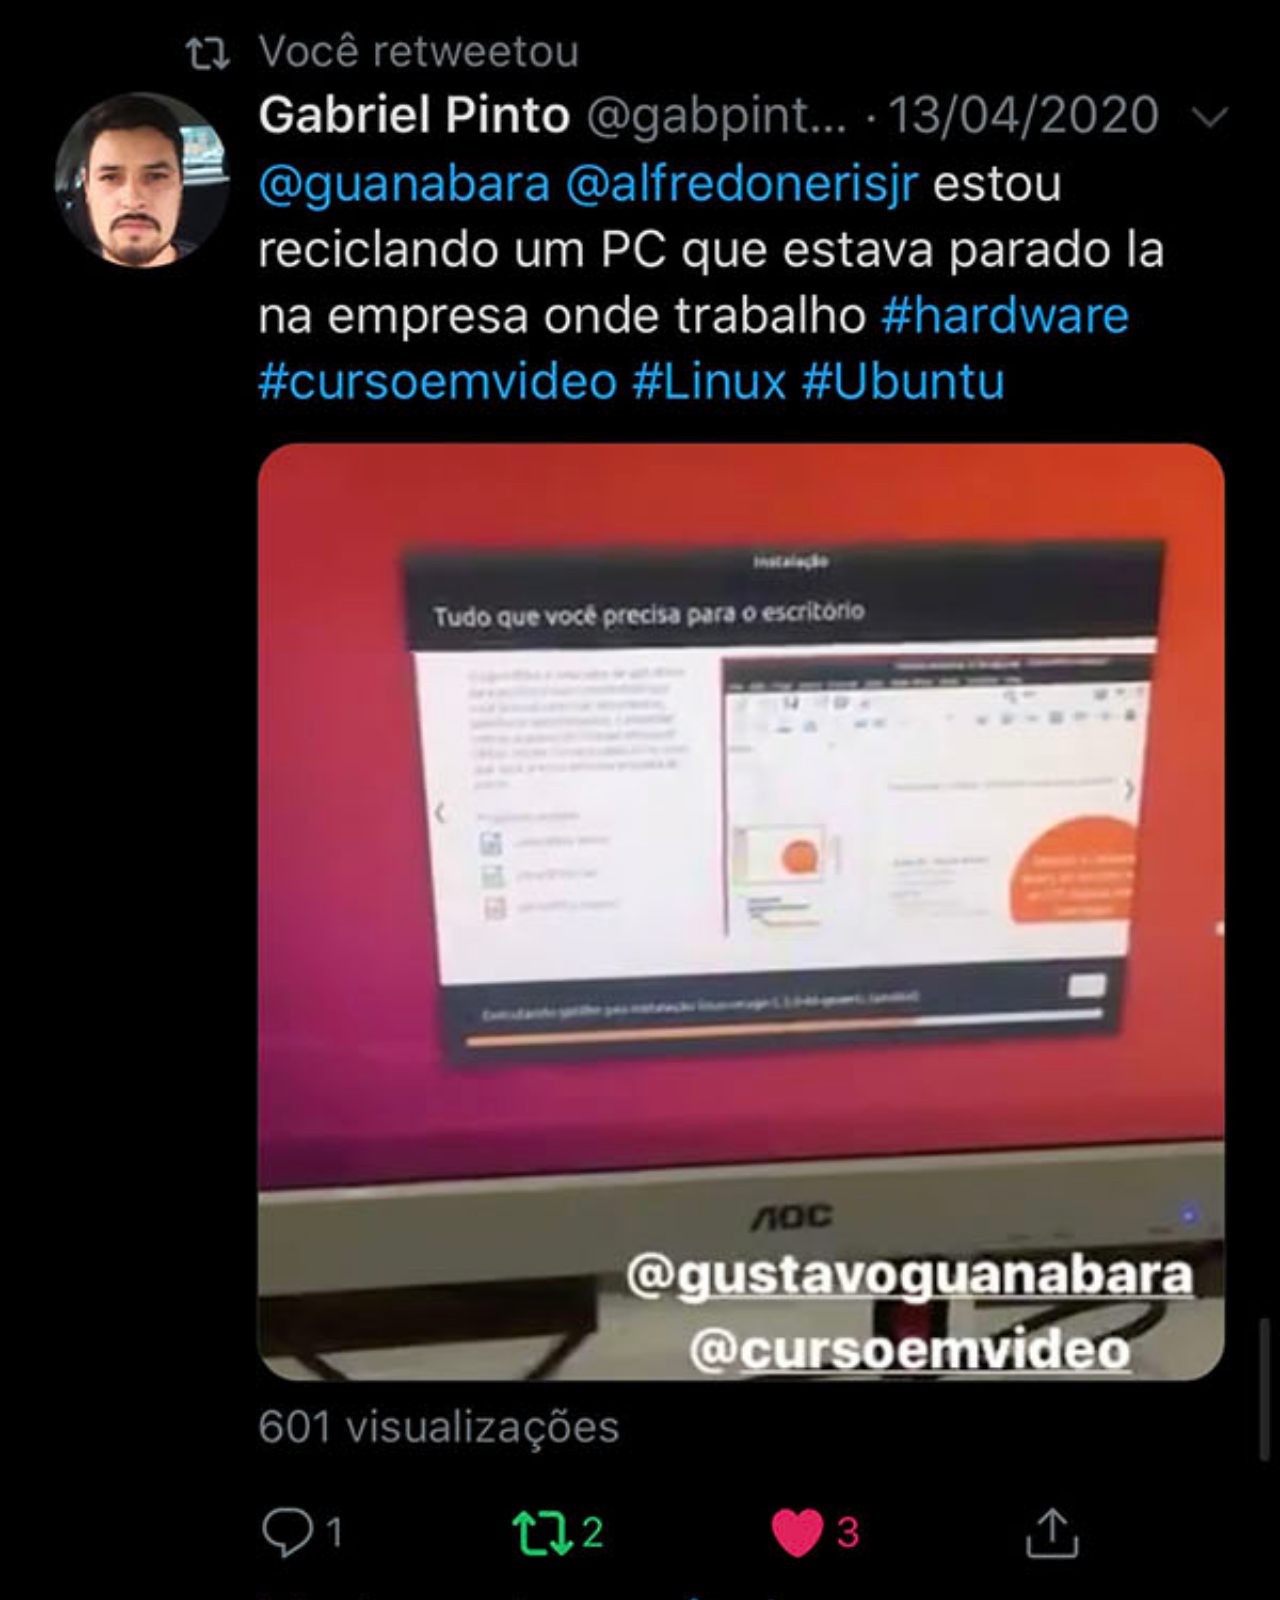
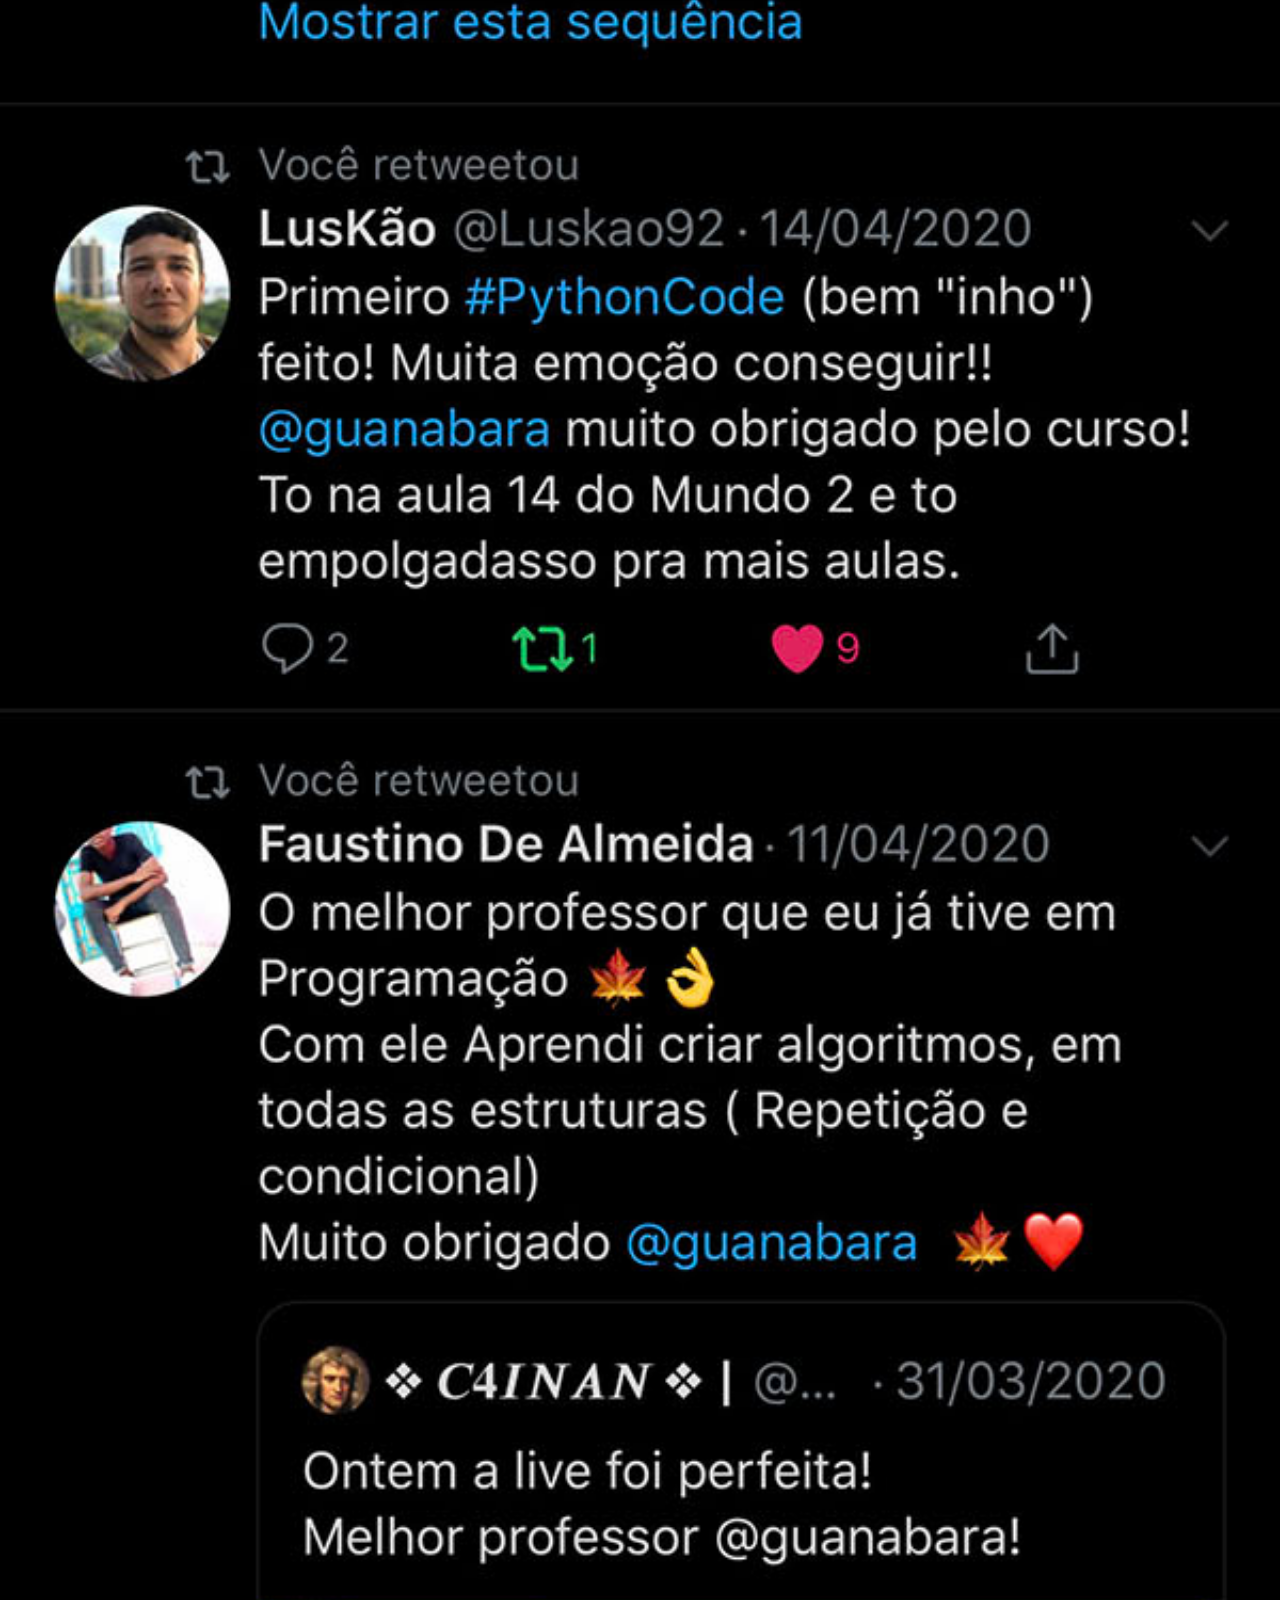
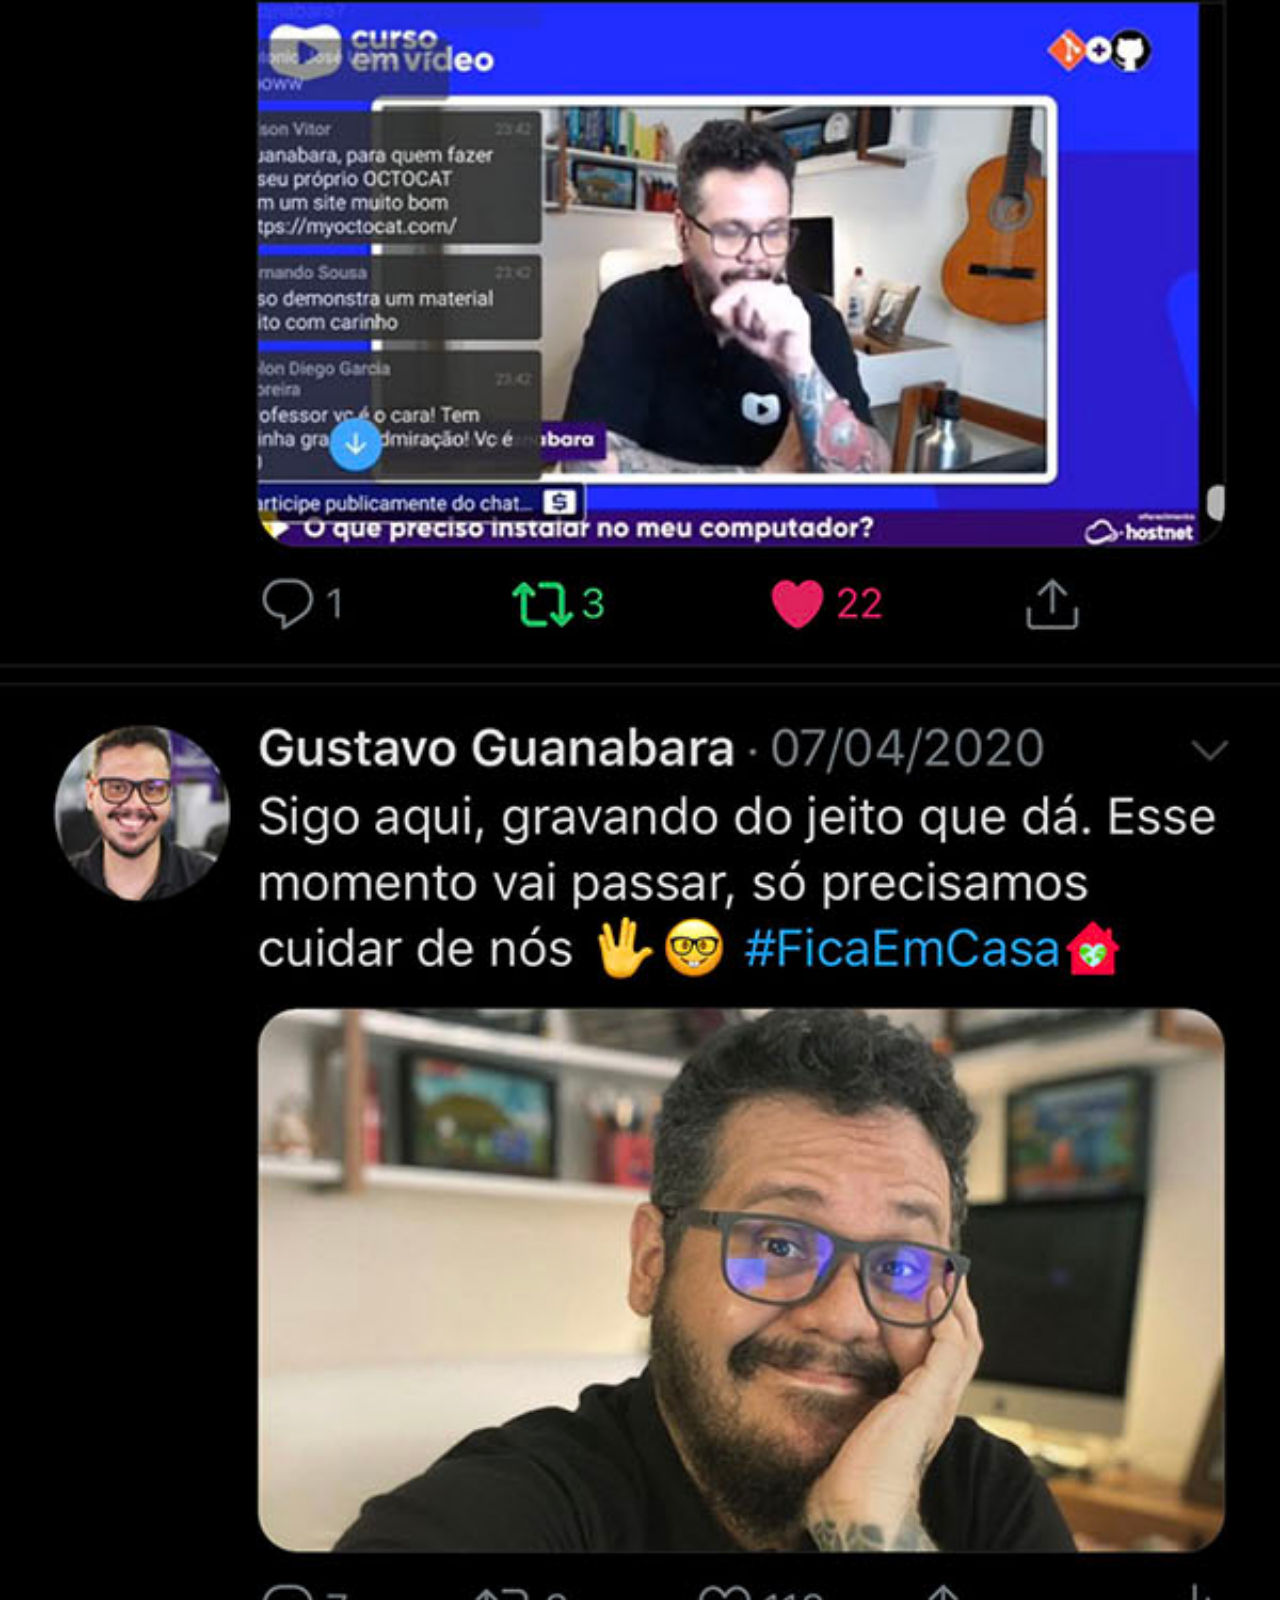
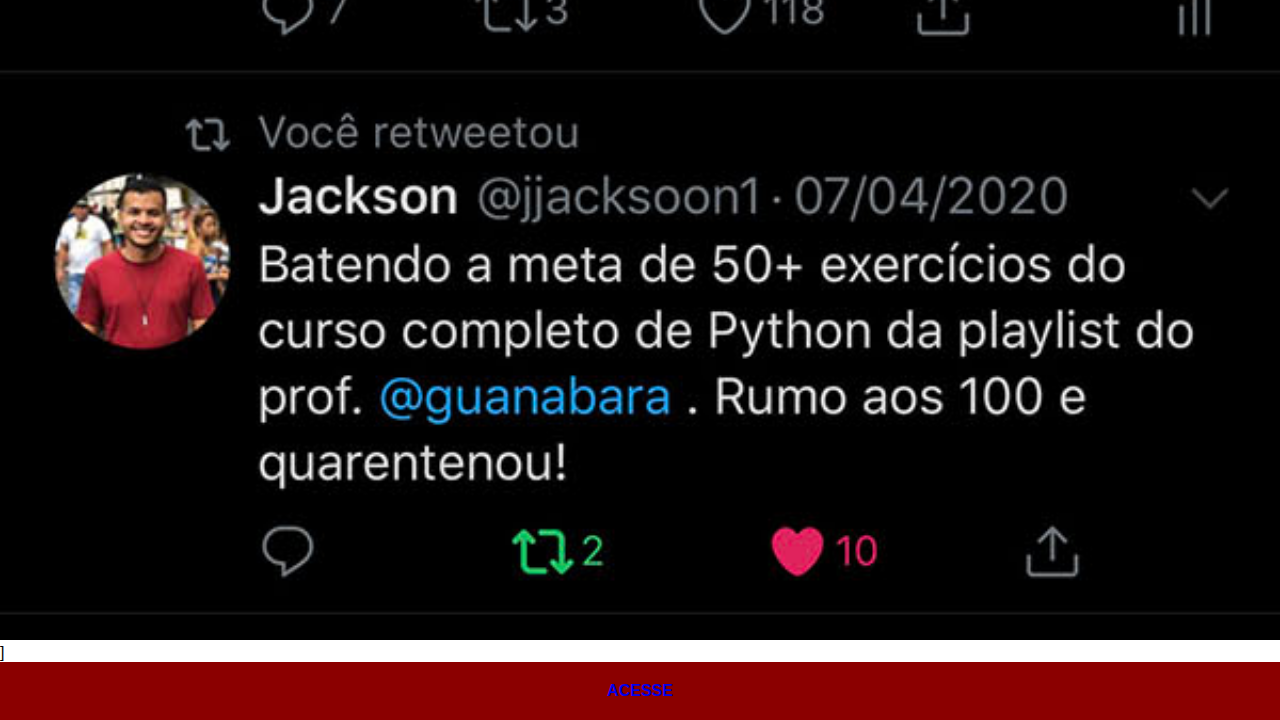
<file: twitter.html>
<!DOCTYPE html>
<html lang="pt-br">
<head>
    <meta charset="UTF-8">
    <meta name="viewport" content="width=device-width, initial-scale=1.0">
    <title>Twitter</title>
    <link rel="stylesheet" href="estilos/social.css">
</head>
<body>
    <img src="imagens/tela-twitter.jpg" alt="Twitter" target="_blank">]
    <a href="https://x.com/guanabara">ACESSE</a>
</body>
</html>
</file>
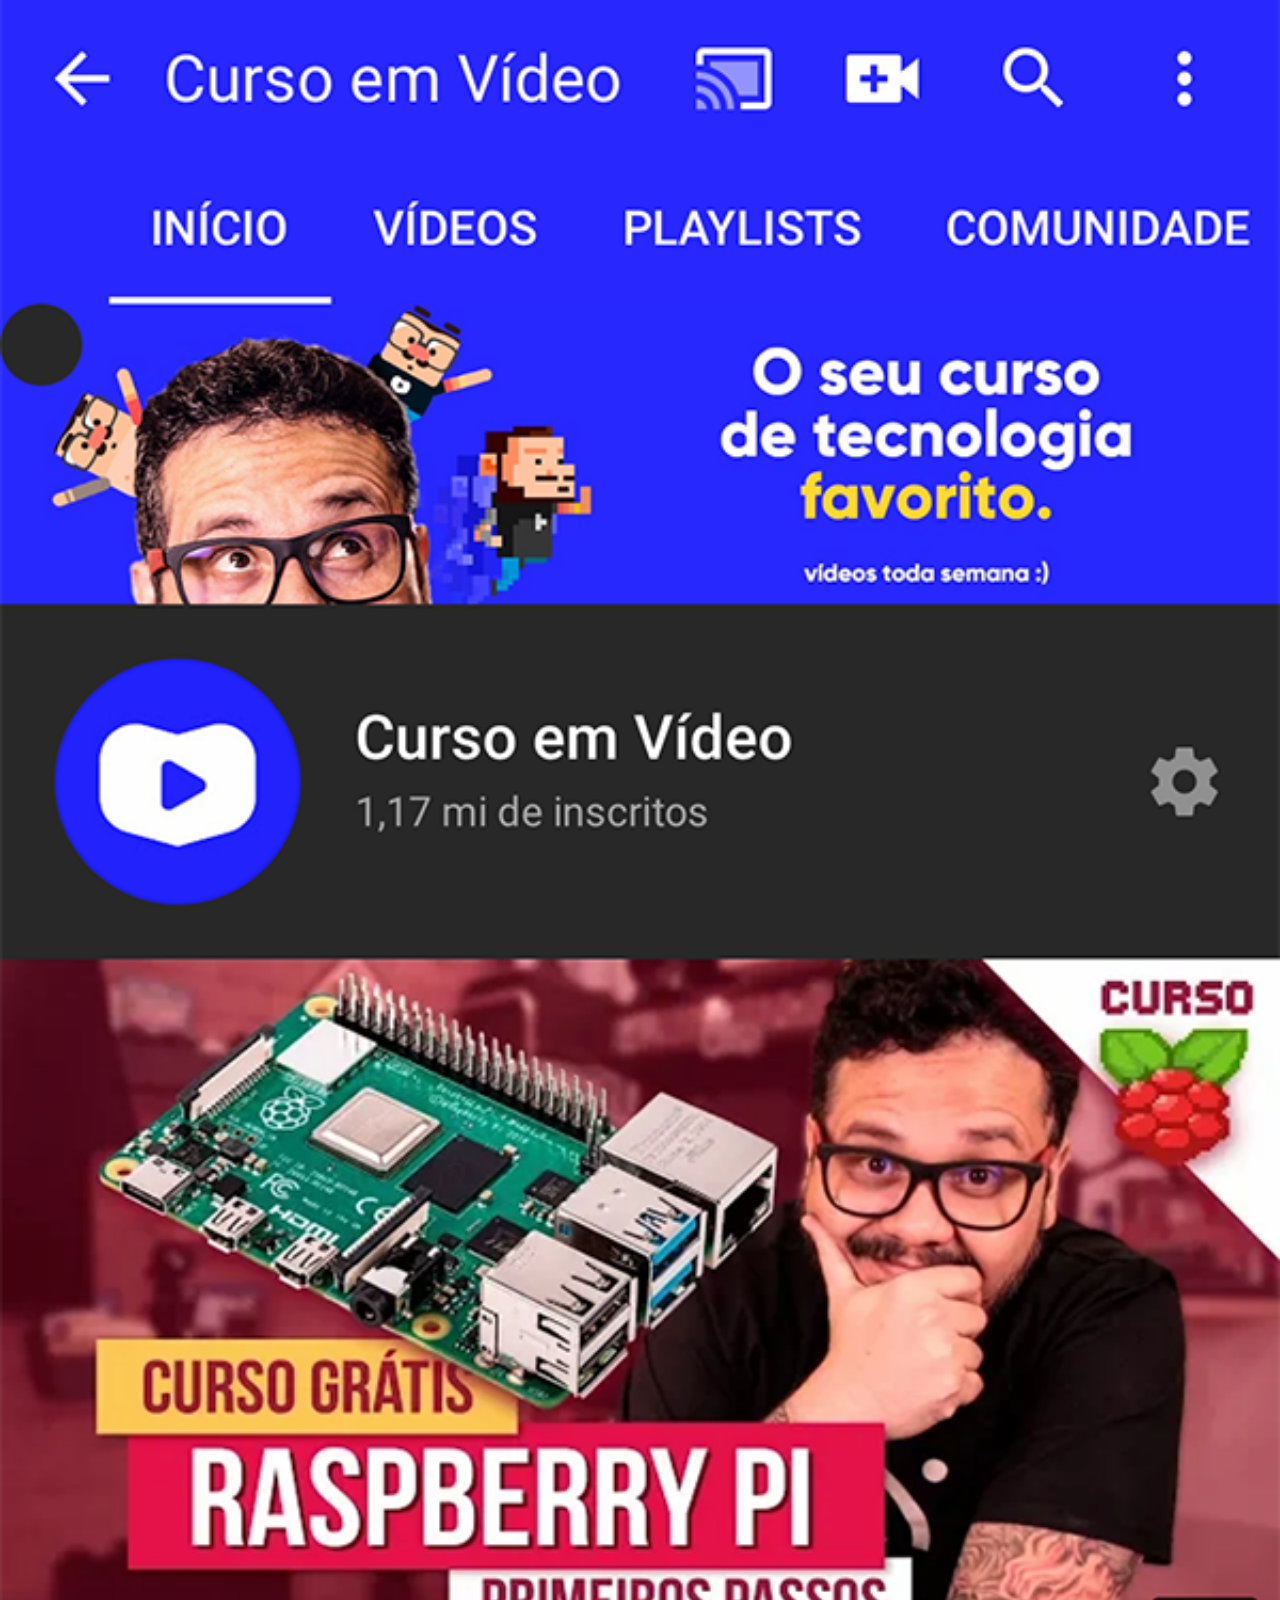
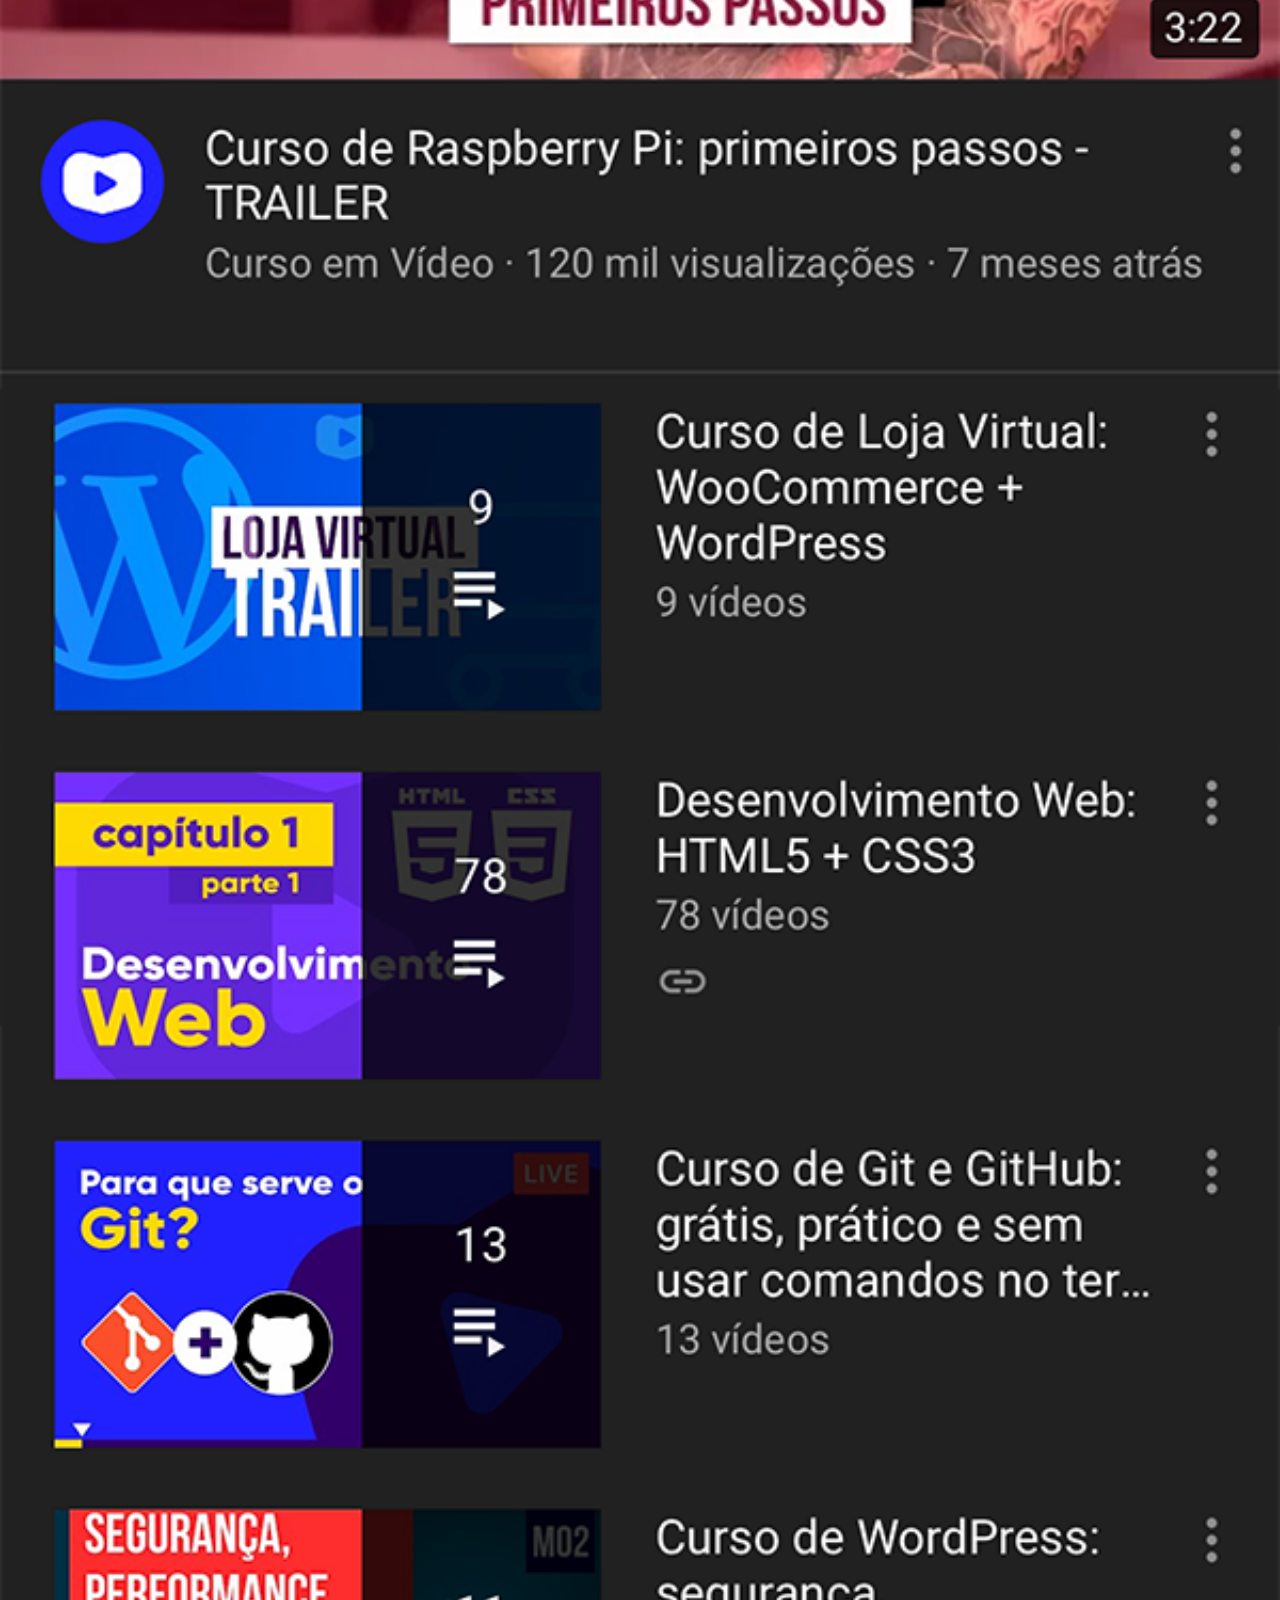
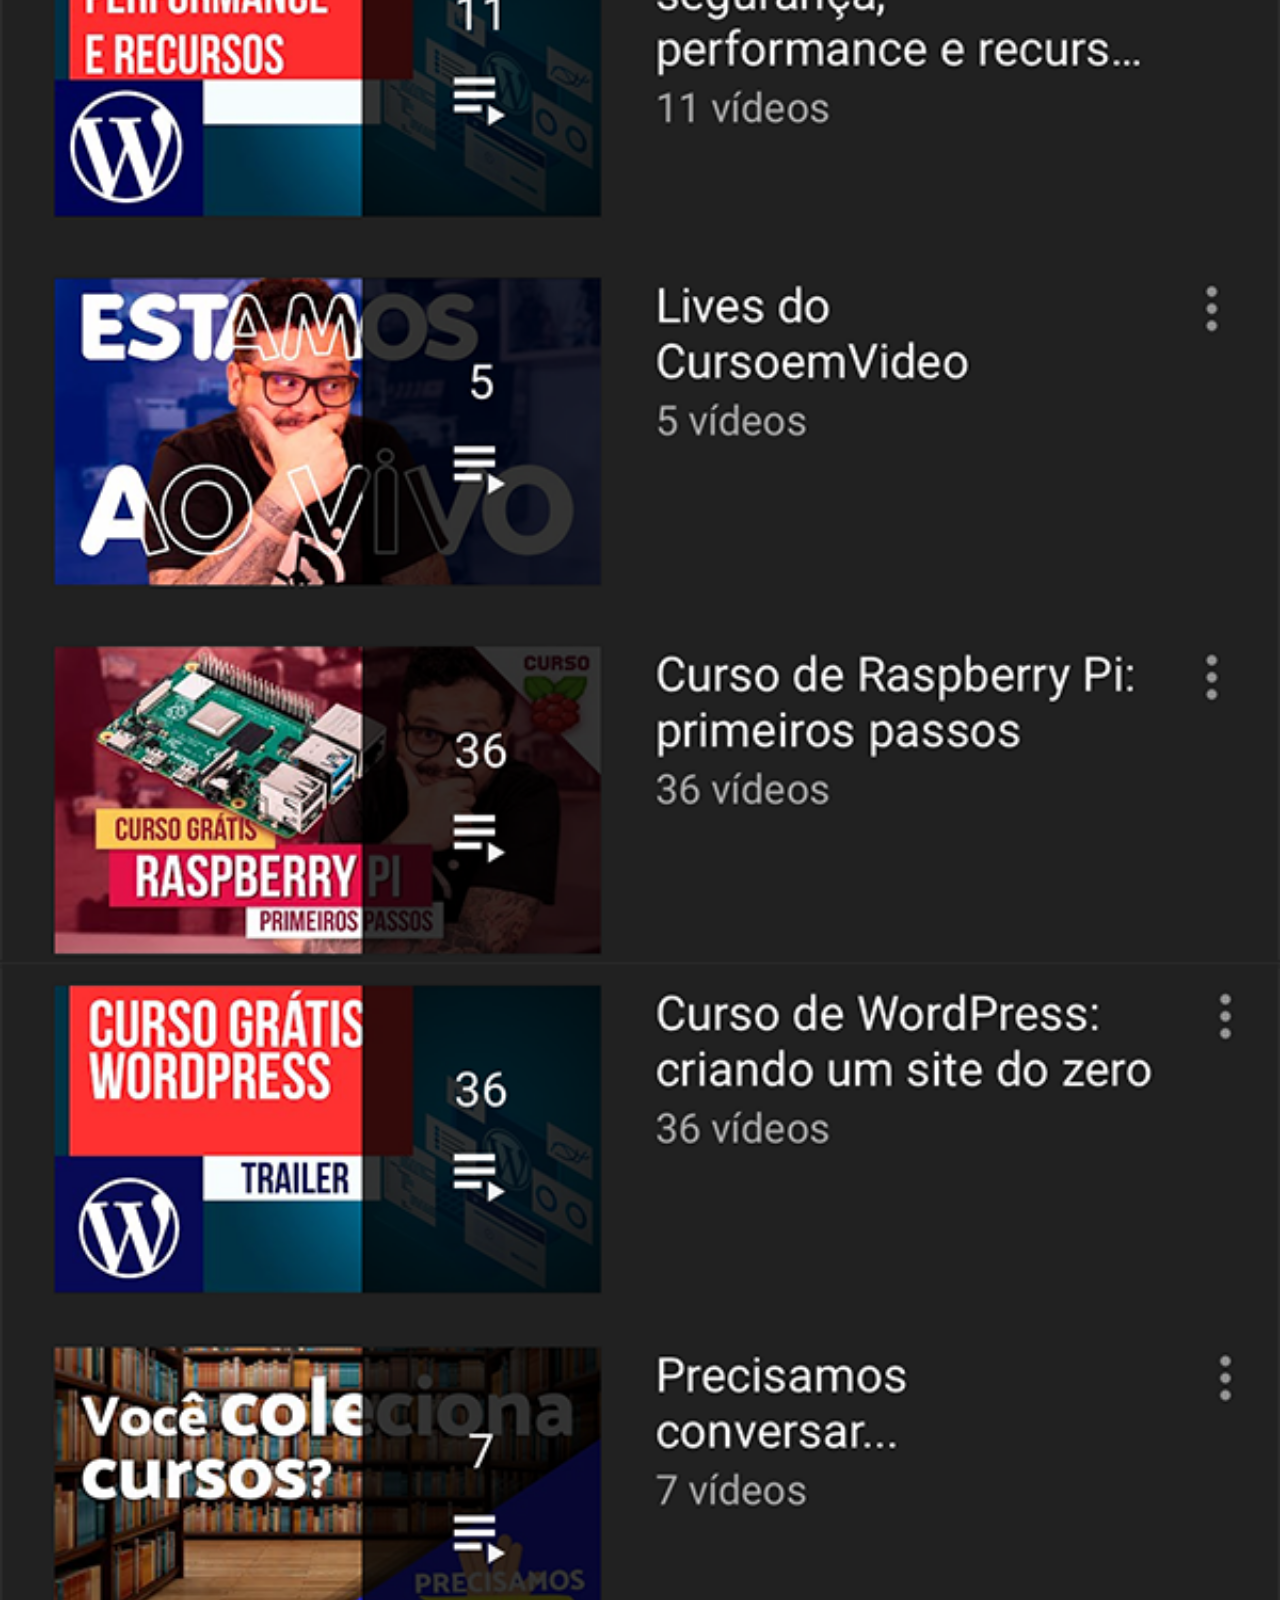
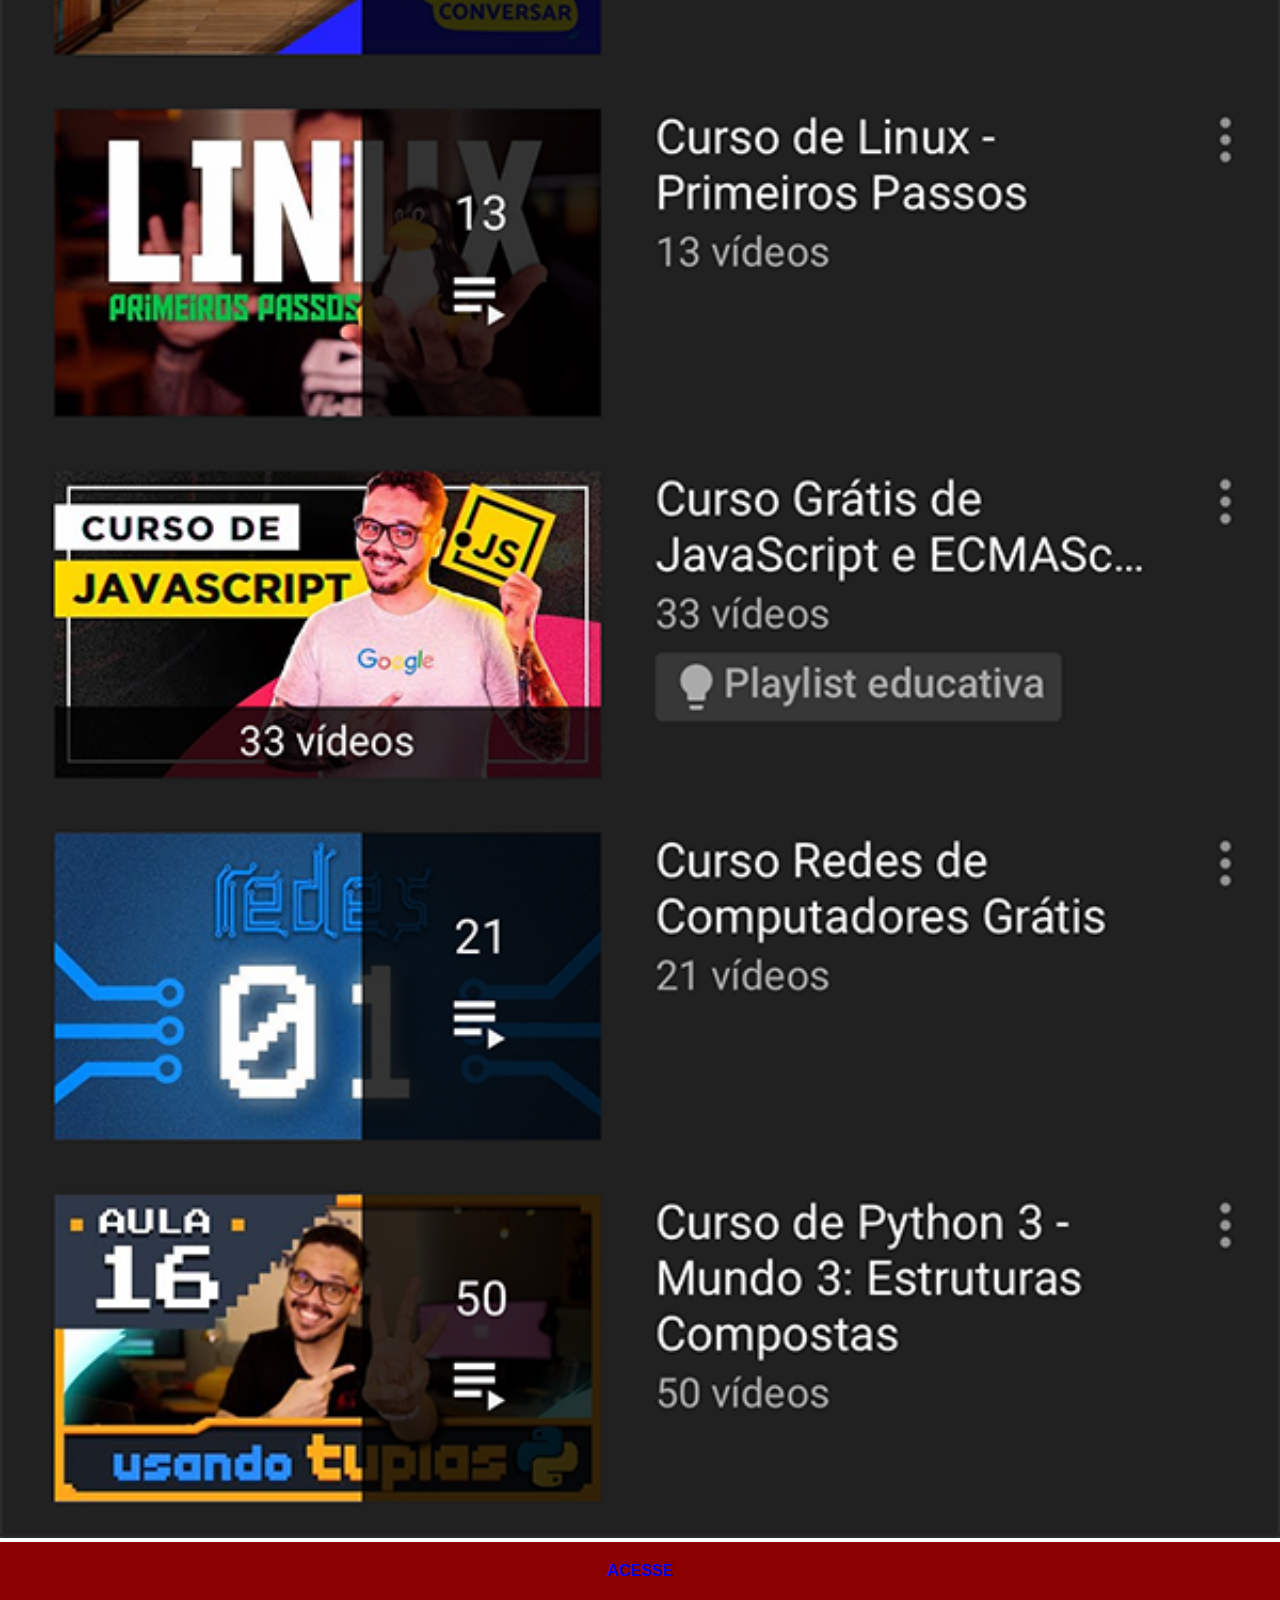
<file: youtube.html>
<!DOCTYPE html>
<html lang="pt-br">
<head>
    <meta charset="UTF-8">
    <meta name="viewport" content="width=device-width, initial-scale=1.0">
    <title>Youtube</title>
    <link rel="stylesheet" href="estilos/social.css">
</head>
<body>
    <img src="imagens/tela-youtube.png" alt="Youtube">
    <a href="https://www.youtube.com/c/CursoemVídeo/playlists" target="_blank">ACESSE</a>
</body>
</html>
</file>
<file: estilos/style.css>
@charset "UTF-8" ;

* {
    margin: 0px;
    padding: 0px;
    font-family: Arial, Helvetica, sans-serif;
}

html, body {
    height: 100vh;
    width: 100vw;
    background-color: black;
}

main {
    height: 100vh;
    position: relative;
}

body{
    background: url('../imagens/fundo-madeira.jpg')no-repeat top center;
    background-size: cover;
    background-attachment: fixed;
}

section#telefone {
    position: absolute;
    top: 50%;
    left: 50%;
    transform: translate(-50%, -50%);

    height: 627px;
    width: 311px;
    background-color: blue;
    background: url('../imagens/frame-iphone.png') no-repeat;
}

iframe#tela {
    position: relative;
    top: 80px;
    left: 22px;
    width: 267px;
    height: 471px;
}

section#redes-sociais {
    text-align: right;
}

section#redes-sociais img{
    width: 50px;
    margin: 10px;
    border-radius: 50%;
    box-shadow: 2px 2px 5px rgba(0, 0, 0, 0.400);
    box-sizing: border-box;
}

section#redes-sociais img:hover{
    border: 2px solid rgba(255, 255, 255, 0.658);
    transform: translate(-3px, -3px);
    box-shadow: 5px 5px 10px rgba(0, 0, 0, 0.493);
    transition: transform 0.4s, border 0.4s;
}
</file>
<file: estilos/social.css>
@charset "UTF-8";

* {
    margin: 0px;
    padding: 0px;
    font-family: Arial, Helvetica, sans-serif;
}

::-webkit-scrollbar{
    width: 0px;
    height: 0px;
}

img{
    width: 100vw;
}

a{
    display: block;
    background-color: darkred;
    padding: 20px;
    text-align: center;
    font-weight: bolder;
    text-decoration: none;
}

a:hover{
    background-color: red;
}
</file>
